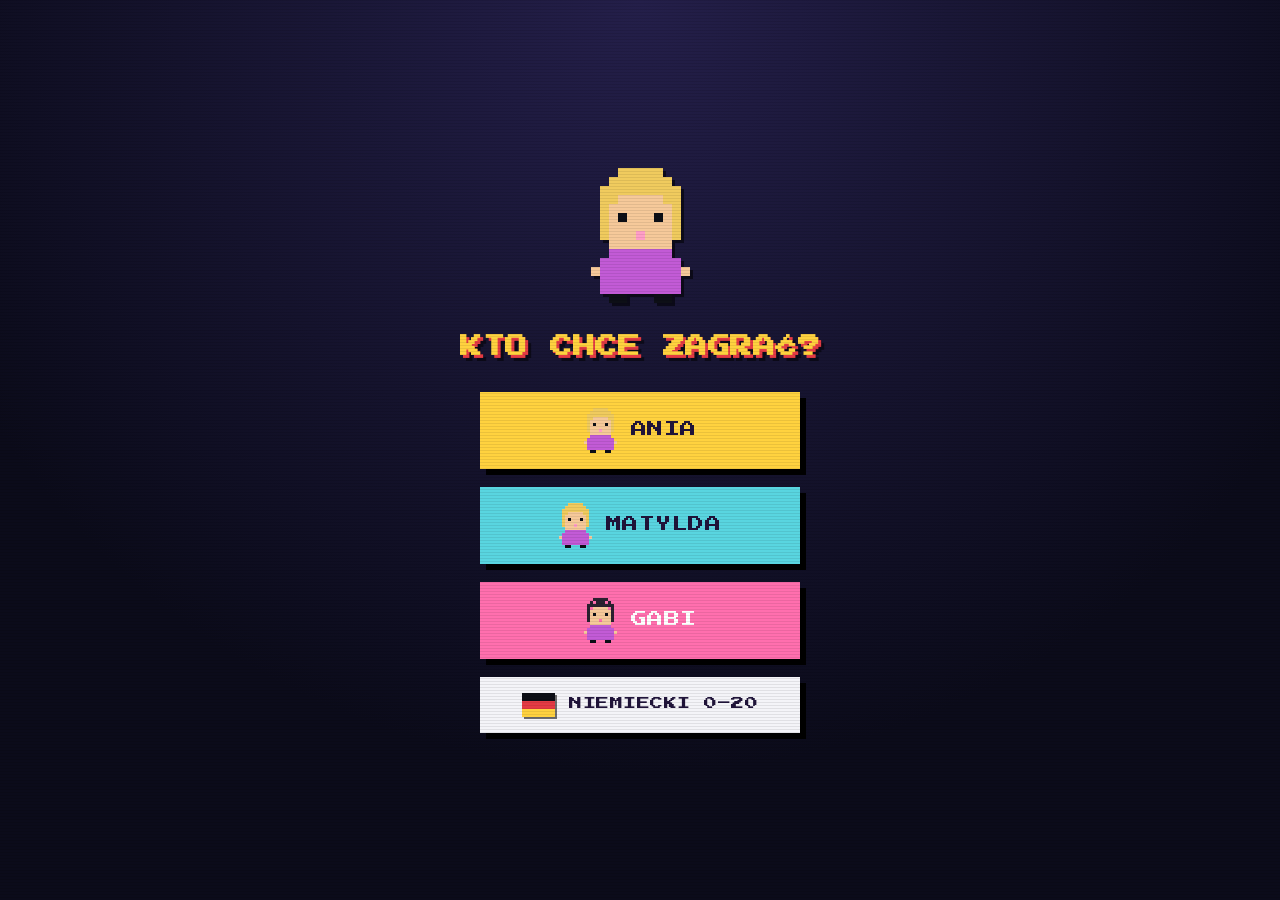
<file: index.html>
<!DOCTYPE html>
<html lang="pl">
  <head>
    <meta charset="utf-8" />
    <meta
      name="viewport"
      content="width=device-width, initial-scale=1, viewport-fit=cover"
    />
    <meta name="robots" content="noindex, nofollow" />
    <meta name="theme-color" content="#0b0b1a" />
    <title>Kto gra?</title>
    <link
      rel="icon"
      href="data:image/svg+xml,%3Csvg xmlns='http://www.w3.org/2000/svg' viewBox='0 0 16 16'%3E%3Crect width='16' height='16' fill='%230b0b1a'/%3E%3Crect x='2' y='6' width='12' height='8' fill='%23e43b44'/%3E%3Crect x='7' y='2' width='2' height='12' fill='%23ffd23f'/%3E%3Crect x='2' y='9' width='12' height='2' fill='%23ffd23f'/%3E%3C/svg%3E"
    />
    <style>
      @font-face {
        font-family: "PressStart";
        src: url("ania/assets/fonts/PressStart2P-Regular.ttf") format("truetype");
        font-display: swap;
      }
      :root {
        --bg0: #0b0b1a;
        --ink: #f4f4f8;
        --accent: #ffd23f;
        --accent2: #59d5e0;
        --red: #e43b44;
        --shadow: #000;
      }
      * {
        box-sizing: border-box;
        margin: 0;
        padding: 0;
      }
      html,
      body {
        height: 100%;
      }
      body {
        font-family: "PressStart", "Courier New", monospace;
        color: var(--ink);
        background: var(--bg0);
        background-image: radial-gradient(circle at 50% 0%, #241f4a 0%, #0b0b1a 70%);
        image-rendering: pixelated;
        -webkit-font-smoothing: none;
        letter-spacing: 0.5px;
        line-height: 1.7;
        min-height: 100dvh;
        display: flex;
        flex-direction: column;
        align-items: center;
        justify-content: center;
        gap: 28px;
        text-align: center;
        padding: 28px 20px;
      }
      #scanlines {
        position: fixed;
        inset: 0;
        pointer-events: none;
        z-index: 90;
        background: repeating-linear-gradient(
          to bottom,
          rgba(0, 0, 0, 0.16) 0 1px,
          transparent 1px 3px
        );
        opacity: 0.5;
      }
      h1 {
        font-size: clamp(14px, 5.5vw, 22px);
        color: var(--accent);
        line-height: 1.5;
        text-shadow: 3px 3px 0 var(--red), 6px 6px 0 rgba(0, 0, 0, 0.5);
      }
      .sprite {
        image-rendering: pixelated;
        filter: drop-shadow(3px 3px 0 rgba(0, 0, 0, 0.55));
      }
      .float {
        animation: float 2.2s ease-in-out infinite;
      }
      @keyframes float {
        0%,
        100% {
          transform: translateY(0);
        }
        50% {
          transform: translateY(-8px);
        }
      }
      .btns {
        display: flex;
        flex-direction: column;
        gap: 18px;
        width: 100%;
        max-width: 320px;
      }
      .pick {
        font-family: inherit;
        font-size: 16px;
        color: #20143a;
        background: var(--accent);
        border: none;
        padding: 16px 18px;
        cursor: pointer;
        box-shadow: 6px 6px 0 var(--shadow);
        transition: transform 0.03s, box-shadow 0.03s;
        display: flex;
        align-items: center;
        justify-content: center;
        gap: 14px;
        text-decoration: none;
      }
      .pick:active {
        transform: translate(6px, 6px);
        box-shadow: 0 0 0 var(--shadow);
      }
      .pick.matylda {
        background: var(--accent2);
      }
      .pick.gabi {
        background: #ff6fae;
        color: #fff;
      }
      .pick .mini {
        width: 33px;
        height: 45px;
      }
      .pick.deutsch {
        background: var(--ink);
        font-size: 13px;
      }
      .pick .flag {
        display: flex;
        flex-direction: column;
        width: 33px;
        height: 24px;
        box-shadow: 2px 2px 0 rgba(0, 0, 0, 0.55);
      }
      .pick .flag i {
        flex: 1;
      }
      .pick .flag i:nth-child(1) {
        background: #0d0f16;
      }
      .pick .flag i:nth-child(2) {
        background: var(--red);
      }
      .pick .flag i:nth-child(3) {
        background: var(--accent);
      }
    </style>
  </head>
  <body>
    <div id="scanlines"></div>

    <canvas id="av" class="sprite float" aria-hidden="true"></canvas>
    <h1>KTO CHCE ZAGRAĆ?</h1>

    <div class="btns">
      <!-- Ania wchodzi „frontowymi drzwiami" — link z kodem START (inaczej STOP).
           UWAGA: token musi się zgadzać z startToken w ania/js/config.js. -->
      <a class="pick ania" href="./ania/#start=PTK-START-A7N3">
        <canvas class="mini" data-av aria-hidden="true"></canvas>ANIA
      </a>
      <a class="pick matylda" href="./matylda/">
        <canvas class="mini" data-av aria-hidden="true"></canvas>MATYLDA
      </a>
      <!-- Gabi wchodzi kodem START — token musi zgadzać się ze startToken
           w gabi/js/config.js. -->
      <a class="pick gabi" href="./gabi/#start=GABI-START-G13R">
        <canvas class="mini" data-gabi aria-hidden="true"></canvas>GABI
      </a>
      <a class="pick deutsch" href="./deutsch/">
        <span class="flag" aria-hidden="true"><i></i><i></i><i></i></span>NIEMIECKI 0–20
      </a>
    </div>

    <script>
      // Avatar (ten sam sprite co w grze) rysowany inline, żeby root był
      // samowystarczalny.
      var PAL = {
        ".": null,
        K: "#0d0f16",
        S: "#f6c99a",
        N: "#f0cb5e",
        M: "#c25bd6",
        P: "#ff9ec7",
      };
      var HERO = [
        "...NNNNN...",
        "..NNNNNNN..",
        ".NNNNNNNNN.",
        ".NNSSSSSNN.",
        ".NSSSSSSSN.",
        ".NSKSSSKSN.",
        ".NSSSSSSSN.",
        ".NSSSPSSSN.",
        "..SSSSSSS..",
        "..MMMMMMM..",
        ".MMMMMMMMM.",
        "SMMMMMMMMMS",
        ".MMMMMMMMM.",
        ".MMMMMMMMM.",
        "..KK...KK..",
      ];
      function drawHero(cv, scale) {
        var h = HERO.length,
          w = 0,
          i;
        for (i = 0; i < h; i++) w = Math.max(w, HERO[i].length);
        cv.width = w * scale;
        cv.height = h * scale;
        var cx = cv.getContext("2d");
        cx.imageSmoothingEnabled = false;
        for (var y = 0; y < h; y++) {
          var row = HERO[y];
          for (var x = 0; x < row.length; x++) {
            var col = PAL[row[x]];
            if (!col) continue;
            cx.fillStyle = col;
            cx.fillRect(x * scale, y * scale, scale, scale);
          }
        }
      }
      drawHero(document.getElementById("av"), 9);
      [].forEach.call(document.querySelectorAll("[data-av]"), function (cv) {
        drawHero(cv, 3);
      });

      // Gabi — ciemne włosy z różowymi pasemkami
      var PAL_G = {
        ".": null,
        K: "#0d0f16",
        S: "#f6c99a",
        J: "#2b2130",
        M: "#c25bd6",
        P: "#ff6fae",
      };
      var GABI = [
        "...JJJJJ...",
        "..JPJJJPJ..",
        ".JJJJJJJJJ.",
        ".JPSSSSSPJ.",
        ".JSSSSSSSJ.",
        ".JSKSSSKSJ.",
        ".JSSSSSSSJ.",
        ".JSSSPSSSJ.",
        "..SSSSSSS..",
        "..MMMMMMM..",
        ".MMMMMMMMM.",
        "SMMMMMMMMMS",
        ".MMMMMMMMM.",
        ".MMMMMMMMM.",
        "..KK...KK..",
      ];
      function drawGabi(cv, scale) {
        var hh = GABI.length,
          ww = 0,
          i;
        for (i = 0; i < hh; i++) ww = Math.max(ww, GABI[i].length);
        cv.width = ww * scale;
        cv.height = hh * scale;
        var cx = cv.getContext("2d");
        cx.imageSmoothingEnabled = false;
        for (var y = 0; y < hh; y++) {
          var row = GABI[y];
          for (var x = 0; x < row.length; x++) {
            var col = PAL_G[row[x]];
            if (!col) continue;
            cx.fillStyle = col;
            cx.fillRect(x * scale, y * scale, scale, scale);
          }
        }
      }
      [].forEach.call(document.querySelectorAll("[data-gabi]"), function (cv) {
        drawGabi(cv, 3);
      });

      // Sprzątanie po starym deployu: wyrejestruj service worker roota (dawna gra
      // pod adresem głównym). NIE ruszamy SW z /ania/, /matylda/, /gabi/ ani /deutsch/.
      if ("serviceWorker" in navigator && navigator.serviceWorker.getRegistrations) {
        navigator.serviceWorker.getRegistrations().then(function (regs) {
          regs.forEach(function (reg) {
            var scope = reg.scope || "";
            if (
              scope.indexOf("/ania/") === -1 &&
              scope.indexOf("/matylda/") === -1 &&
              scope.indexOf("/gabi/") === -1 &&
              scope.indexOf("/deutsch/") === -1
            ) {
              reg.unregister();
            }
          });
        }).catch(function () {});
      }
    </script>
  </body>
</html>
</file>
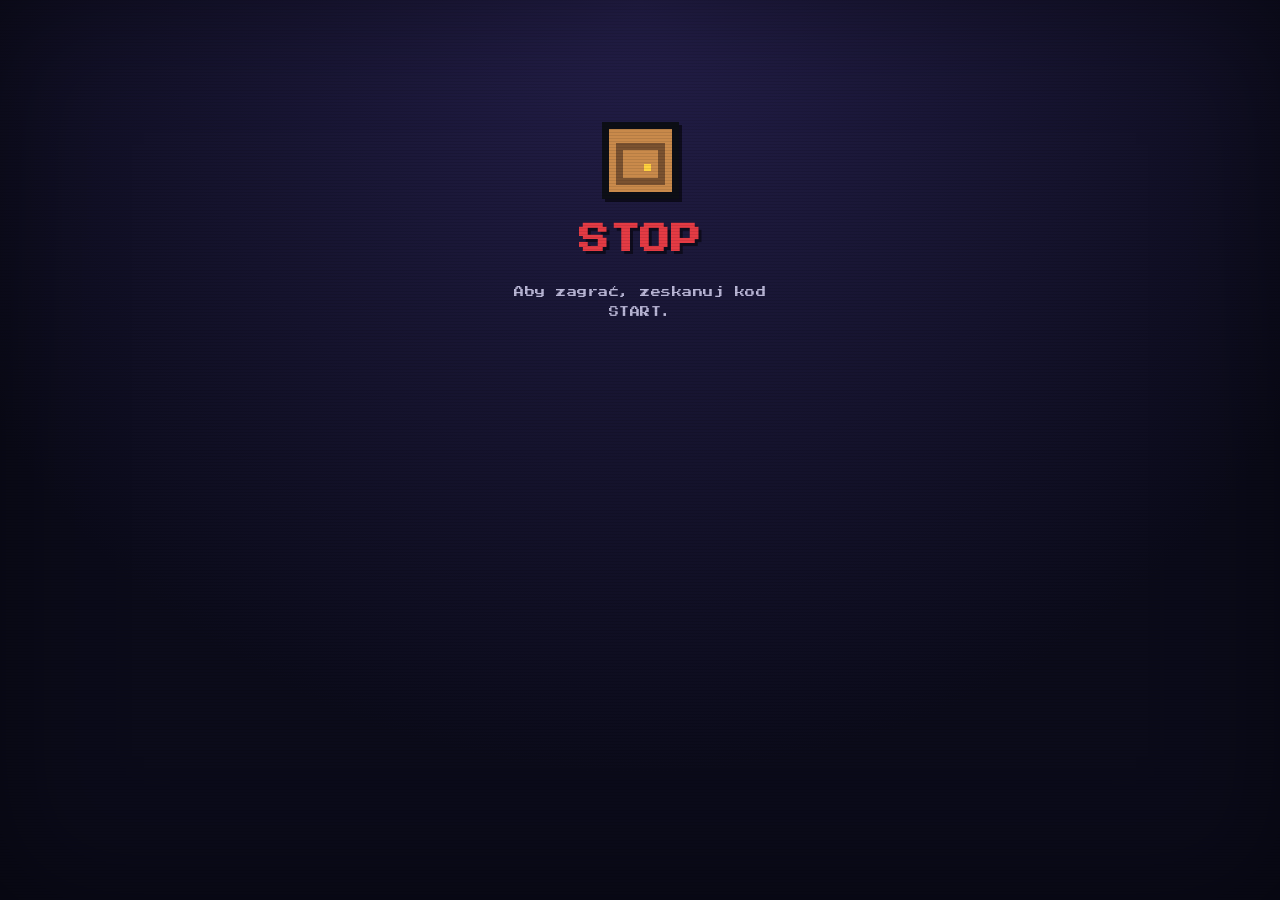
<file: ania/index.html>
<!DOCTYPE html>
<html lang="pl">
  <head>
    <meta charset="utf-8" />
    <meta
      name="viewport"
      content="width=device-width, initial-scale=1, maximum-scale=1, user-scalable=no, viewport-fit=cover"
    />
    <title>Gra Piątkowska</title>
    <meta name="theme-color" content="#0b0b1a" />
    <meta name="description" content="Imieninowa wyprawa po prezent — gra terenowa z kodami QR." />
    <!-- Świadomie BEZ *-web-app-capable: dzięki temu, gdyby ktoś dodał grę do
         ekranu głównego, nadal działa jak karta Safari i współdzieli zapis
         postępu (localStorage) ze skanami z natywnego aparatu. -->
    <meta name="apple-mobile-web-app-title" content="Gra Piątkowska" />
    <link rel="manifest" href="manifest.webmanifest" />
    <link
      rel="icon"
      href="data:image/svg+xml,%3Csvg xmlns='http://www.w3.org/2000/svg' viewBox='0 0 16 16'%3E%3Crect width='16' height='16' fill='%230b0b1a'/%3E%3Crect x='2' y='6' width='12' height='8' fill='%23e43b44'/%3E%3Crect x='7' y='2' width='2' height='12' fill='%23ffd23f'/%3E%3Crect x='2' y='9' width='12' height='2' fill='%23ffd23f'/%3E%3C/svg%3E"
    />
    <link rel="stylesheet" href="css/style.css" />
  </head>
  <body>
    <div id="app">
      <div id="scanlines"></div>
      <main id="screen"></main>
    </div>

    <noscript>
      <p style="color: #fff; padding: 20px; font-family: monospace">
        Ta gra wymaga włączonego JavaScriptu.
      </p>
    </noscript>

    <script src="js/config.js"></script>
    <script src="js/audio.js"></script>
    <script src="js/sprites.js"></script>
    <script src="lib/jsQR.min.js"></script>
    <script src="js/scanner.js"></script>
    <script src="js/game.js"></script>
  </body>
</html>
</file>
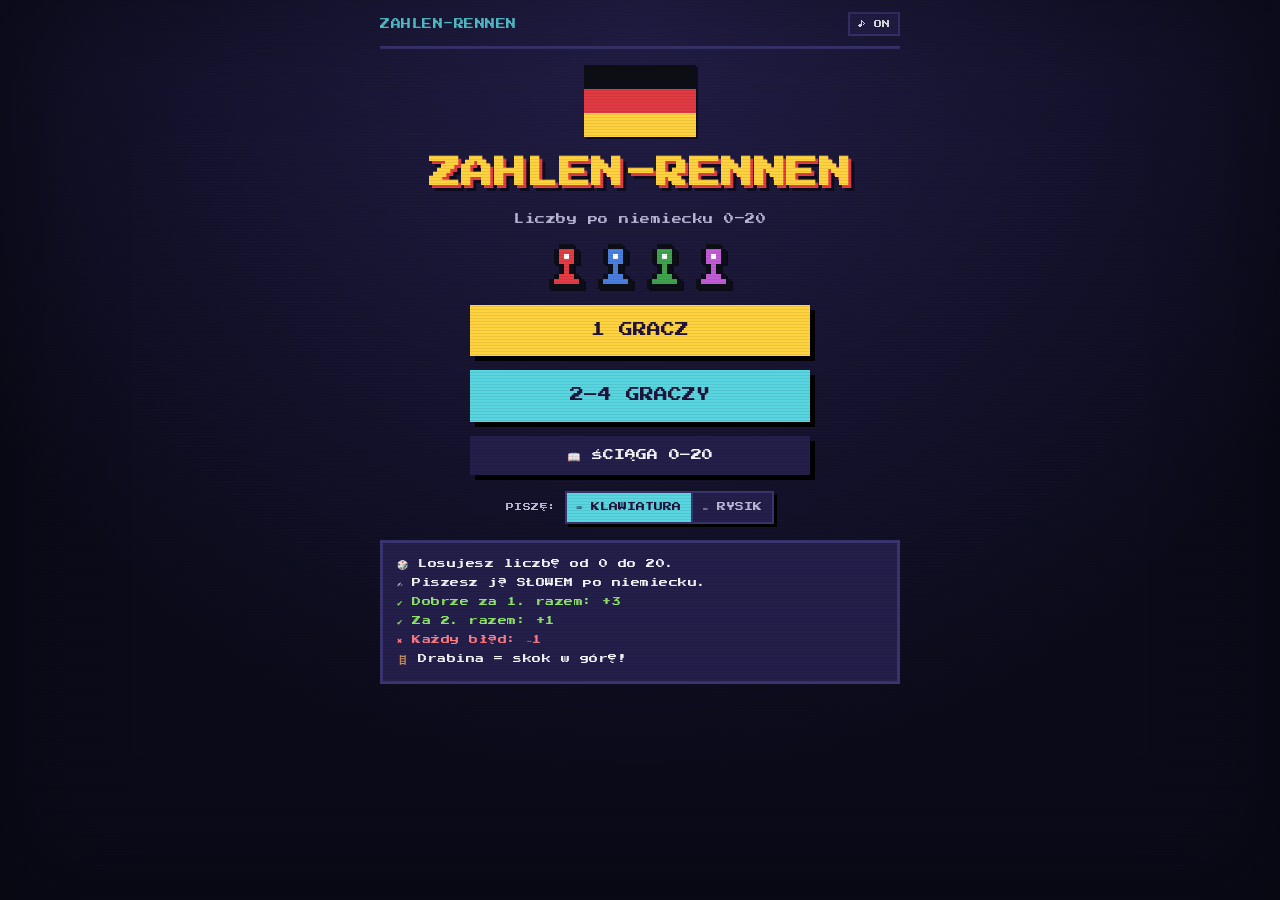
<file: deutsch/index.html>
<!DOCTYPE html>
<html lang="pl">
  <head>
    <meta charset="utf-8" />
    <meta
      name="viewport"
      content="width=device-width, initial-scale=1, maximum-scale=1, user-scalable=no, viewport-fit=cover"
    />
    <title>Zahlen-Rennen</title>
    <meta name="robots" content="noindex, nofollow" />
    <meta name="theme-color" content="#0b0b1a" />
    <meta name="description" content="Gra planszowa: liczby 0–20 po niemiecku." />
    <meta name="apple-mobile-web-app-title" content="Zahlen" />
    <link rel="manifest" href="manifest.webmanifest" />
    <link rel="icon" href="assets/icon.svg" type="image/svg+xml" />
    <link rel="stylesheet" href="css/style.css" />
  </head>
  <body>
    <div id="app">
      <div id="scanlines"></div>
      <main id="screen"></main>
    </div>

    <noscript>
      <p style="color: #fff; padding: 20px; font-family: monospace">
        Ta gra wymaga włączonego JavaScriptu.
      </p>
    </noscript>

    <script src="js/config.js"></script>
    <script src="js/audio.js"></script>
    <script src="js/sprites.js"></script>
    <script src="js/game.js"></script>
  </body>
</html>
</file>
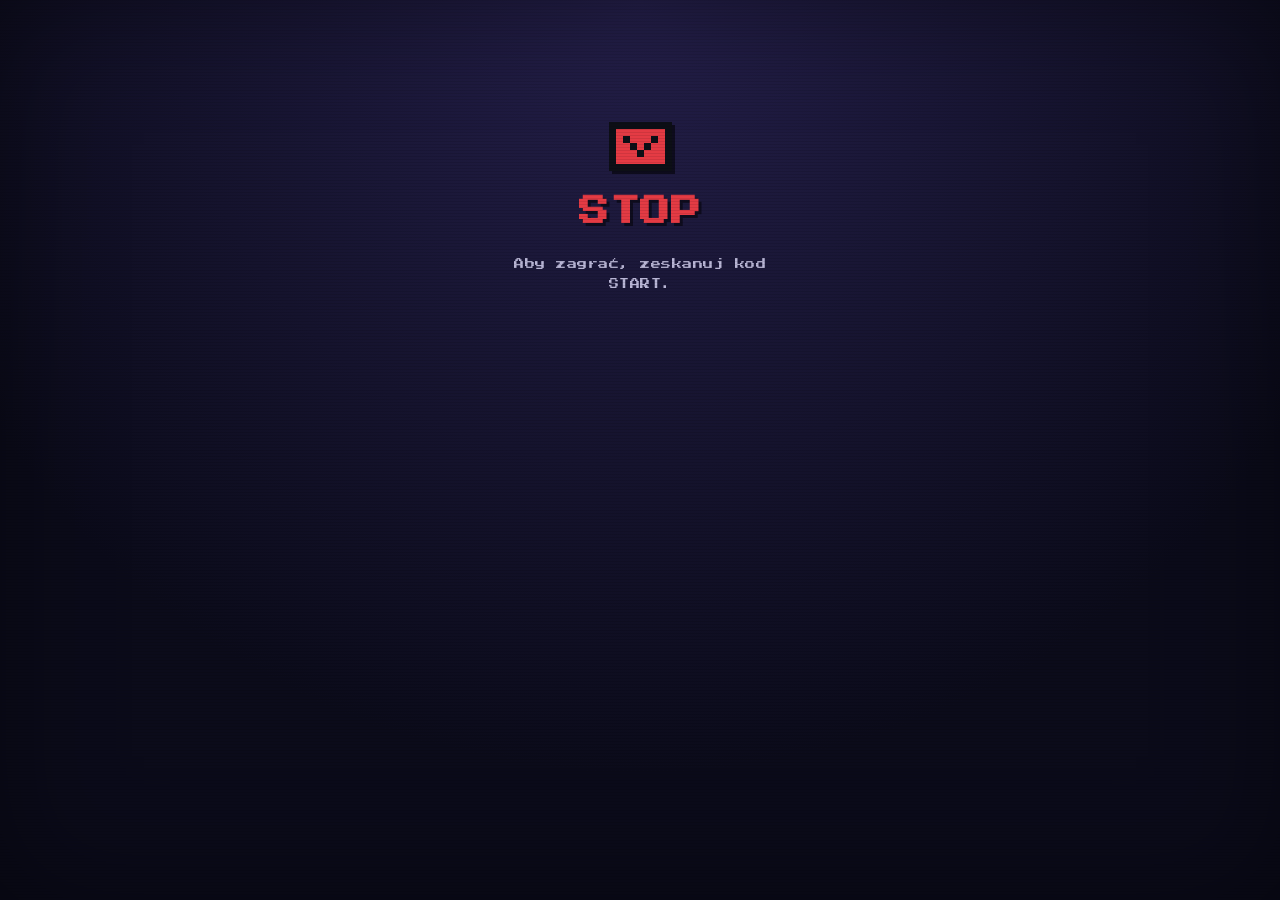
<file: gabi/index.html>
<!DOCTYPE html>
<html lang="pl">
  <head>
    <meta charset="utf-8" />
    <meta
      name="viewport"
      content="width=device-width, initial-scale=1, maximum-scale=1, user-scalable=no, viewport-fit=cover"
    />
    <title>Urodziny Gabi</title>
    <meta name="theme-color" content="#0b0b1a" />
    <meta name="description" content="Urodzinowa gra terenowa Gabi — zagadki, mapy i kody QR." />
    <!-- Świadomie BEZ *-web-app-capable: dzięki temu gra działa jak karta Safari
         i współdzieli zapis postępu (localStorage) ze skanami z natywnego aparatu. -->
    <meta name="apple-mobile-web-app-title" content="Urodziny Gabi" />
    <link rel="manifest" href="manifest.webmanifest" />
    <link
      rel="icon"
      href="data:image/svg+xml,%3Csvg xmlns='http://www.w3.org/2000/svg' viewBox='0 0 16 16'%3E%3Crect width='16' height='16' fill='%230b0b1a'/%3E%3Crect x='2' y='6' width='12' height='8' fill='%23ff6fae'/%3E%3Crect x='7' y='2' width='2' height='12' fill='%23ffd23f'/%3E%3Crect x='2' y='9' width='12' height='2' fill='%23ffd23f'/%3E%3C/svg%3E"
    />
    <link rel="stylesheet" href="css/style.css" />
  </head>
  <body>
    <div id="app">
      <div id="scanlines"></div>
      <main id="screen"></main>
    </div>

    <noscript>
      <p style="color: #fff; padding: 20px; font-family: monospace">
        Ta gra wymaga włączonego JavaScriptu.
      </p>
    </noscript>

    <script src="js/config.js"></script>
    <script src="js/audio.js"></script>
    <script src="js/sprites.js"></script>
    <script src="lib/jsQR.min.js"></script>
    <script src="js/scanner.js"></script>
    <script src="js/game.js"></script>
  </body>
</html>
</file>
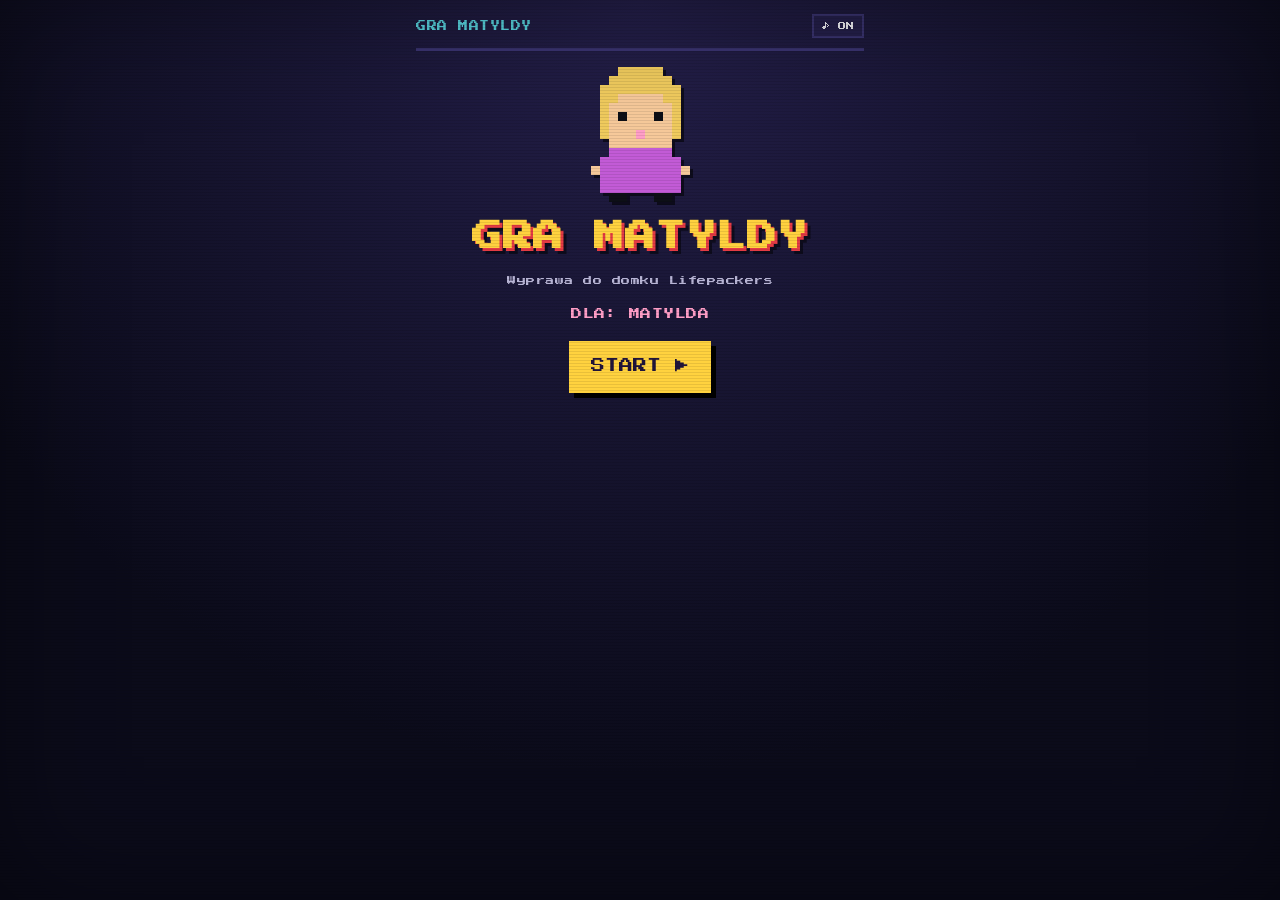
<file: matylda/index.html>
<!DOCTYPE html>
<html lang="pl">
  <head>
    <meta charset="utf-8" />
    <meta
      name="viewport"
      content="width=device-width, initial-scale=1, maximum-scale=1, user-scalable=no, viewport-fit=cover"
    />
    <title>Gra Matyldy</title>
    <meta name="theme-color" content="#0b0b1a" />
    <meta name="description" content="Wyprawa do domku Lifepackers — zagadki dla Matyldy." />
    <meta name="apple-mobile-web-app-title" content="Gra Matyldy" />
    <link rel="manifest" href="manifest.webmanifest" />
    <link
      rel="icon"
      href="data:image/svg+xml,%3Csvg xmlns='http://www.w3.org/2000/svg' viewBox='0 0 16 16'%3E%3Crect width='16' height='16' fill='%230b0b1a'/%3E%3Crect x='2' y='6' width='12' height='8' fill='%23e43b44'/%3E%3Crect x='7' y='2' width='2' height='12' fill='%23ffd23f'/%3E%3Crect x='2' y='9' width='12' height='2' fill='%23ffd23f'/%3E%3C/svg%3E"
    />
    <link rel="stylesheet" href="css/style.css" />
  </head>
  <body>
    <div id="app">
      <div id="scanlines"></div>
      <main id="screen"></main>
    </div>

    <noscript>
      <p style="color: #fff; padding: 20px; font-family: monospace">
        Ta gra wymaga włączonego JavaScriptu.
      </p>
    </noscript>

    <script src="js/config.js"></script>
    <script src="js/audio.js"></script>
    <script src="js/sprites.js"></script>
    <script src="js/game.js"></script>
  </body>
</html>
</file>
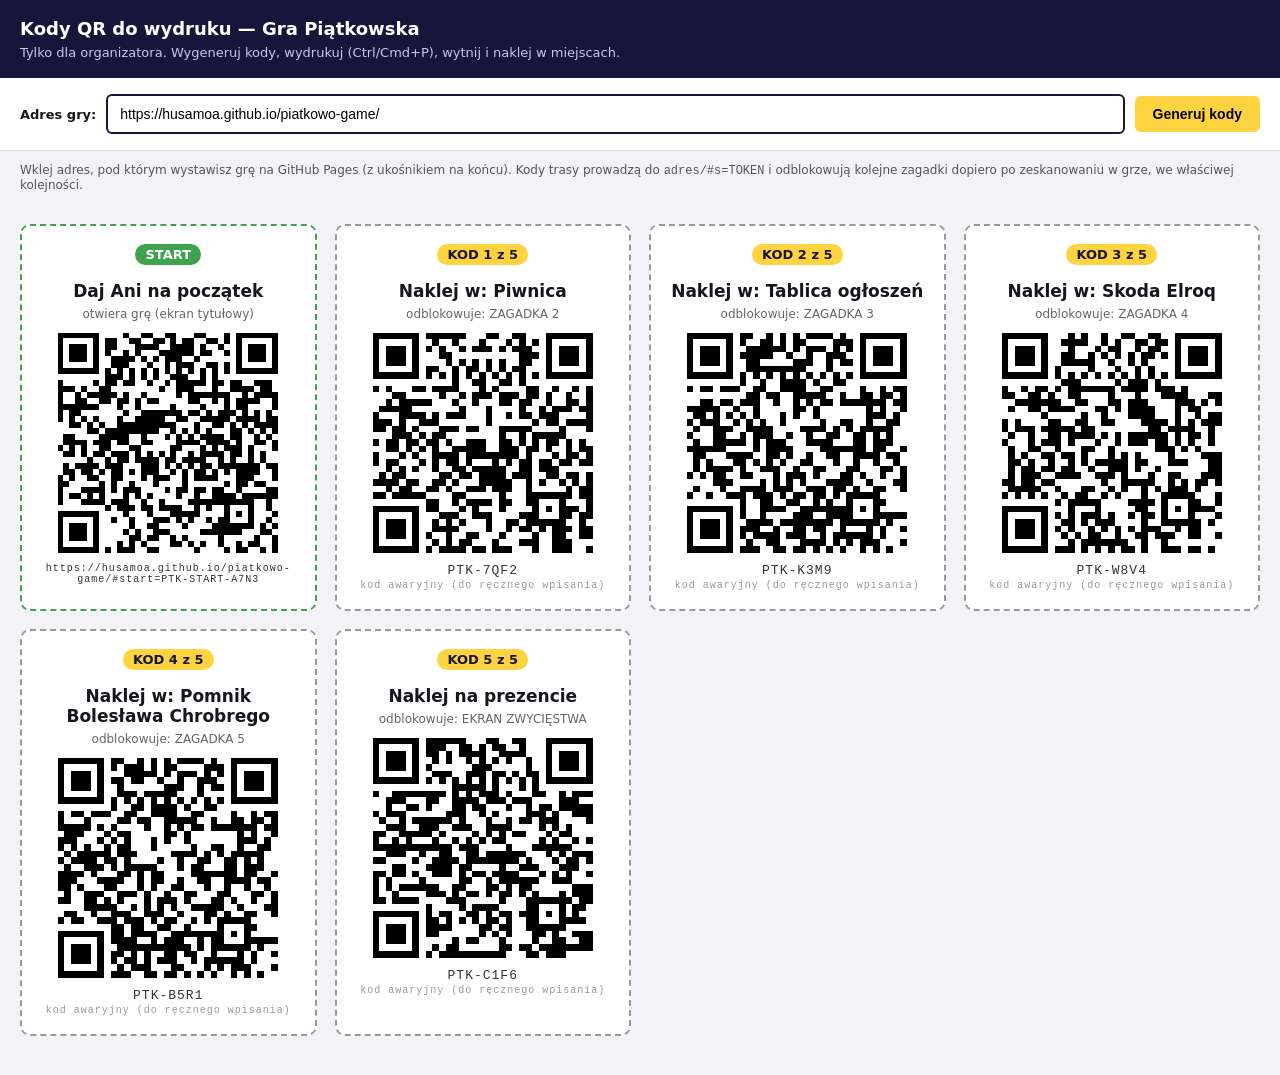
<file: tools/print-codes.html>
<!DOCTYPE html>
<html lang="pl">
  <head>
    <meta charset="utf-8" />
    <meta name="viewport" content="width=device-width, initial-scale=1" />
    <title>Kody QR do wydruku — Gra Piątkowska</title>
    <style>
      body {
        font-family: system-ui, -apple-system, Segoe UI, Roboto, sans-serif;
        margin: 0;
        color: #16161d;
        background: #f3f3f7;
      }
      header {
        background: #17163a;
        color: #fff;
        padding: 18px 20px;
      }
      header h1 {
        margin: 0 0 6px;
        font-size: 18px;
      }
      header p {
        margin: 0;
        font-size: 13px;
        color: #c9c6e6;
      }
      .controls {
        padding: 16px 20px;
        display: flex;
        gap: 10px;
        flex-wrap: wrap;
        align-items: center;
        background: #fff;
        border-bottom: 1px solid #ddd;
      }
      .controls label {
        font-size: 13px;
        font-weight: 600;
      }
      .controls input {
        flex: 1;
        min-width: 260px;
        padding: 10px 12px;
        font-size: 14px;
        border: 2px solid #17163a;
        border-radius: 6px;
      }
      .controls button {
        padding: 10px 18px;
        font-size: 14px;
        font-weight: 700;
        background: #ffd23f;
        border: none;
        border-radius: 6px;
        cursor: pointer;
      }
      .hint {
        padding: 0 20px;
        font-size: 12px;
        color: #555;
      }
      #cards {
        padding: 20px;
        display: grid;
        grid-template-columns: repeat(auto-fill, minmax(280px, 1fr));
        gap: 18px;
      }
      .card {
        background: #fff;
        border: 2px dashed #999;
        border-radius: 10px;
        padding: 18px;
        text-align: center;
        break-inside: avoid;
        page-break-inside: avoid;
      }
      .card .code-no {
        font-size: 13px;
        font-weight: 700;
        color: #17163a;
        background: #ffd23f;
        display: inline-block;
        padding: 3px 10px;
        border-radius: 20px;
        margin-bottom: 10px;
      }
      .card .place {
        font-size: 17px;
        font-weight: 800;
        margin: 6px 0;
      }
      .card .unlock {
        font-size: 12px;
        color: #666;
        margin-bottom: 12px;
      }
      .card .qr {
        display: flex;
        justify-content: center;
        margin: 10px 0;
      }
      .card .token {
        font-family: ui-monospace, "Courier New", monospace;
        font-size: 13px;
        letter-spacing: 1px;
        color: #333;
        margin-top: 8px;
      }
      .card .token small {
        display: block;
        color: #999;
        font-size: 10px;
        margin-top: 2px;
      }
      .warn {
        color: #b00;
        padding: 0 20px 20px;
        font-size: 13px;
      }
      @media print {
        header,
        .controls,
        .hint {
          display: none;
        }
        body {
          background: #fff;
        }
        #cards {
          grid-template-columns: repeat(2, 1fr);
        }
        .card {
          border-color: #ccc;
        }
      }
    </style>
  </head>
  <body>
    <header>
      <h1>Kody QR do wydruku — Gra Piątkowska</h1>
      <p>Tylko dla organizatora. Wygeneruj kody, wydrukuj (Ctrl/Cmd+P), wytnij i naklej w miejscach.</p>
    </header>

    <div class="controls">
      <label for="base">Adres gry:</label>
      <input
        id="base"
        type="text"
        placeholder="https://husamoa.github.io/piatkowo-game/"
      />
      <button id="gen">Generuj kody</button>
    </div>
    <p class="hint">
      Wklej adres, pod którym wystawisz grę na GitHub Pages (z ukośnikiem na końcu).
      Kody trasy prowadzą do <code>adres/#s=TOKEN</code> i odblokowują kolejne zagadki
      dopiero po zeskanowaniu w grze, we właściwej kolejności.
    </p>

    <div id="cards"></div>
    <div id="warn" class="warn"></div>

    <script src="../js/config.js"></script>
    <script src="../lib/qrcode.min.js"></script>
    <script>
      var CFG = window.GAME_CONFIG;
      var STAGES = CFG.stages;
      var N = STAGES.length;
      var LS_KEY = "piatkowo_print_base";

      var baseInput = document.getElementById("base");
      var cards = document.getElementById("cards");
      var warn = document.getElementById("warn");

      baseInput.value =
        localStorage.getItem(LS_KEY) || "https://husamoa.github.io/piatkowo-game/";

      function normBase(b) {
        b = (b || "").trim();
        if (!b) return "";
        // usuń istniejący hash, zapewnij końcowy ukośnik
        b = b.replace(/#.*$/, "");
        if (!/\/$/.test(b)) b += "/";
        return b;
      }

      function unlockLabel(i) {
        if (i < N - 1) return "odblokowuje: ZAGADKA " + STAGES[i + 1].id;
        return "odblokowuje: EKRAN ZWYCIĘSTWA";
      }

      function generate() {
        var base = normBase(baseInput.value);
        cards.innerHTML = "";
        warn.textContent = "";
        if (!base) {
          warn.textContent = "Podaj adres gry, żeby wygenerować kody.";
          return;
        }
        if (!/^https?:\/\//.test(base)) {
          warn.textContent =
            "Uwaga: aparat iPhone'a otworzy link tylko gdy zaczyna się od http(s)://";
        }
        localStorage.setItem(LS_KEY, baseInput.value.trim());

        // Kod startowy — Ania skanuje go na początku, żeby otworzyć grę.
        (function () {
          var startUrl = base + "#start=" + encodeURIComponent(CFG.startToken);
          var card = document.createElement("div");
          card.className = "card";
          card.style.borderColor = "#3fa34d";
          var no = document.createElement("div");
          no.className = "code-no";
          no.style.background = "#3fa34d";
          no.style.color = "#fff";
          no.textContent = "START";
          card.appendChild(no);
          var place = document.createElement("div");
          place.className = "place";
          place.textContent = "Daj Ani na początek";
          card.appendChild(place);
          var unlock = document.createElement("div");
          unlock.className = "unlock";
          unlock.textContent = "otwiera grę (ekran tytułowy)";
          card.appendChild(unlock);
          var qr = document.createElement("div");
          qr.className = "qr";
          card.appendChild(qr);
          new QRCode(qr, {
            text: startUrl,
            width: 220,
            height: 220,
            correctLevel: QRCode.CorrectLevel.M,
          });
          var token = document.createElement("div");
          token.className = "token";
          token.style.fontSize = "10px";
          token.textContent = startUrl;
          card.appendChild(token);
          cards.appendChild(card);
        })();

        STAGES.forEach(function (s, i) {
          var url = base + "#s=" + encodeURIComponent(s.token);

          var card = document.createElement("div");
          card.className = "card";

          var no = document.createElement("div");
          no.className = "code-no";
          no.textContent = "KOD " + s.id + " z " + N;
          card.appendChild(no);

          var place = document.createElement("div");
          place.className = "place";
          place.textContent = s.final ? "Naklej na prezencie" : "Naklej w: " + s.place;
          card.appendChild(place);

          var unlock = document.createElement("div");
          unlock.className = "unlock";
          unlock.textContent = unlockLabel(i);
          card.appendChild(unlock);

          var qr = document.createElement("div");
          qr.className = "qr";
          card.appendChild(qr);
          new QRCode(qr, {
            text: url,
            width: 220,
            height: 220,
            correctLevel: QRCode.CorrectLevel.M,
          });

          var token = document.createElement("div");
          token.className = "token";
          token.textContent = s.token;
          var small = document.createElement("small");
          small.textContent = "kod awaryjny (do ręcznego wpisania)";
          token.appendChild(small);
          card.appendChild(token);

          cards.appendChild(card);
        });
      }

      document.getElementById("gen").addEventListener("click", generate);
      if (baseInput.value) generate();
    </script>
  </body>
</html>
</file>
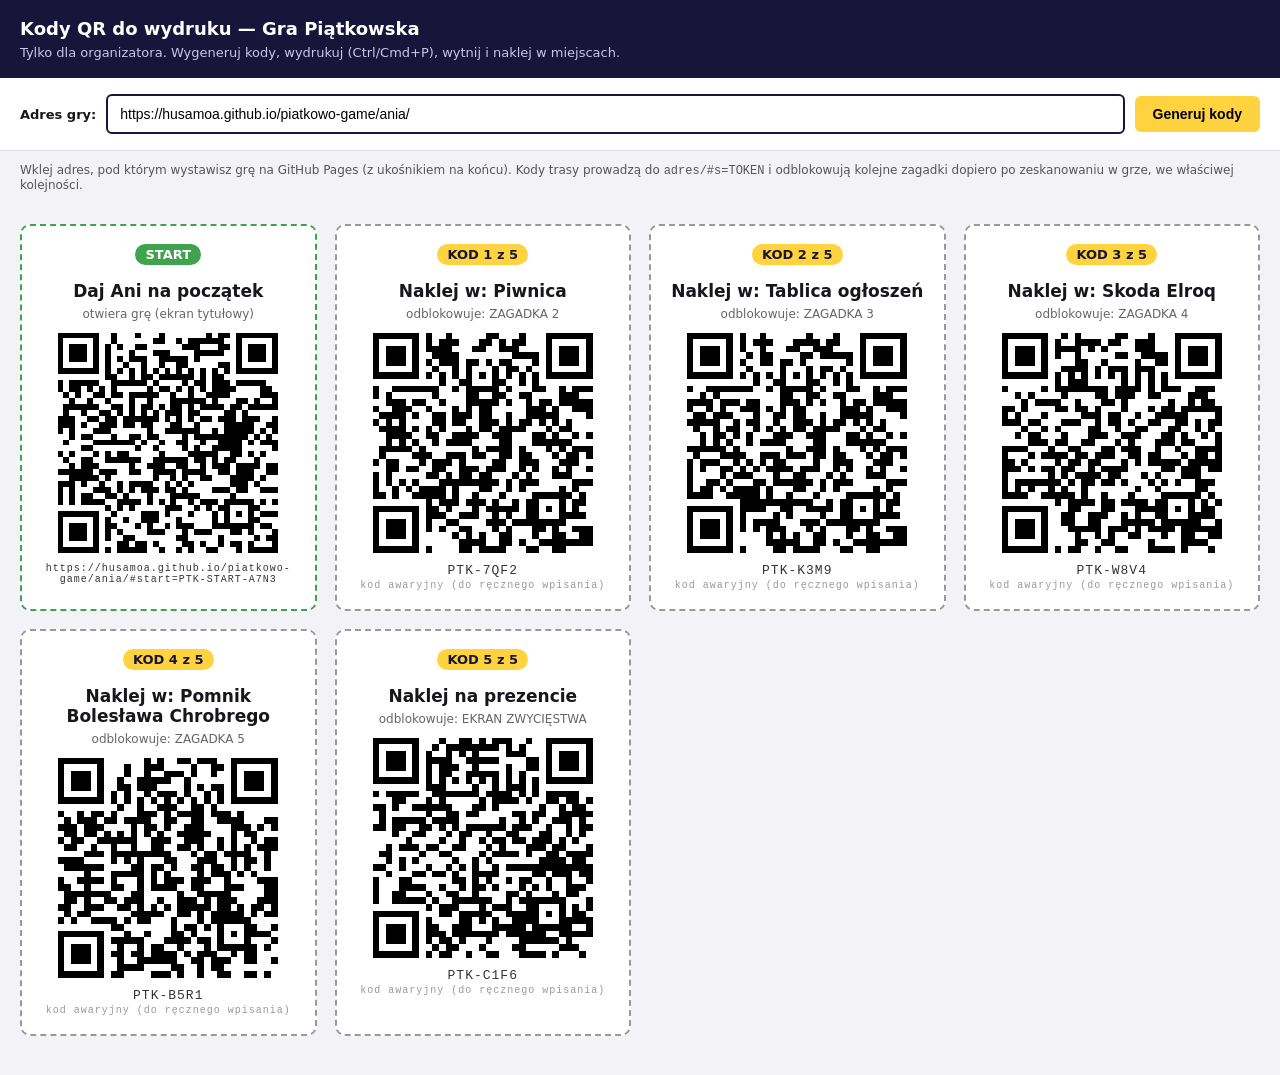
<file: ania/tools/print-codes.html>
<!DOCTYPE html>
<html lang="pl">
  <head>
    <meta charset="utf-8" />
    <meta name="viewport" content="width=device-width, initial-scale=1" />
    <title>Kody QR do wydruku — Gra Piątkowska</title>
    <style>
      body {
        font-family: system-ui, -apple-system, Segoe UI, Roboto, sans-serif;
        margin: 0;
        color: #16161d;
        background: #f3f3f7;
      }
      header {
        background: #17163a;
        color: #fff;
        padding: 18px 20px;
      }
      header h1 {
        margin: 0 0 6px;
        font-size: 18px;
      }
      header p {
        margin: 0;
        font-size: 13px;
        color: #c9c6e6;
      }
      .controls {
        padding: 16px 20px;
        display: flex;
        gap: 10px;
        flex-wrap: wrap;
        align-items: center;
        background: #fff;
        border-bottom: 1px solid #ddd;
      }
      .controls label {
        font-size: 13px;
        font-weight: 600;
      }
      .controls input {
        flex: 1;
        min-width: 260px;
        padding: 10px 12px;
        font-size: 14px;
        border: 2px solid #17163a;
        border-radius: 6px;
      }
      .controls button {
        padding: 10px 18px;
        font-size: 14px;
        font-weight: 700;
        background: #ffd23f;
        border: none;
        border-radius: 6px;
        cursor: pointer;
      }
      .hint {
        padding: 0 20px;
        font-size: 12px;
        color: #555;
      }
      #cards {
        padding: 20px;
        display: grid;
        grid-template-columns: repeat(auto-fill, minmax(280px, 1fr));
        gap: 18px;
      }
      .card {
        background: #fff;
        border: 2px dashed #999;
        border-radius: 10px;
        padding: 18px;
        text-align: center;
        break-inside: avoid;
        page-break-inside: avoid;
      }
      .card .code-no {
        font-size: 13px;
        font-weight: 700;
        color: #17163a;
        background: #ffd23f;
        display: inline-block;
        padding: 3px 10px;
        border-radius: 20px;
        margin-bottom: 10px;
      }
      .card .place {
        font-size: 17px;
        font-weight: 800;
        margin: 6px 0;
      }
      .card .unlock {
        font-size: 12px;
        color: #666;
        margin-bottom: 12px;
      }
      .card .qr {
        display: flex;
        justify-content: center;
        margin: 10px 0;
      }
      .card .token {
        font-family: ui-monospace, "Courier New", monospace;
        font-size: 13px;
        letter-spacing: 1px;
        color: #333;
        margin-top: 8px;
      }
      .card .token small {
        display: block;
        color: #999;
        font-size: 10px;
        margin-top: 2px;
      }
      .warn {
        color: #b00;
        padding: 0 20px 20px;
        font-size: 13px;
      }
      @media print {
        header,
        .controls,
        .hint {
          display: none;
        }
        body {
          background: #fff;
        }
        #cards {
          grid-template-columns: repeat(2, 1fr);
        }
        .card {
          border-color: #ccc;
        }
      }
    </style>
  </head>
  <body>
    <header>
      <h1>Kody QR do wydruku — Gra Piątkowska</h1>
      <p>Tylko dla organizatora. Wygeneruj kody, wydrukuj (Ctrl/Cmd+P), wytnij i naklej w miejscach.</p>
    </header>

    <div class="controls">
      <label for="base">Adres gry:</label>
      <input
        id="base"
        type="text"
        placeholder="https://husamoa.github.io/piatkowo-game/ania/"
      />
      <button id="gen">Generuj kody</button>
    </div>
    <p class="hint">
      Wklej adres, pod którym wystawisz grę na GitHub Pages (z ukośnikiem na końcu).
      Kody trasy prowadzą do <code>adres/#s=TOKEN</code> i odblokowują kolejne zagadki
      dopiero po zeskanowaniu w grze, we właściwej kolejności.
    </p>

    <div id="cards"></div>
    <div id="warn" class="warn"></div>

    <script src="../js/config.js"></script>
    <script src="../lib/qrcode.min.js"></script>
    <script>
      var CFG = window.GAME_CONFIG;
      var STAGES = CFG.stages;
      var N = STAGES.length;
      var LS_KEY = "piatkowo_print_base_ania";

      var baseInput = document.getElementById("base");
      var cards = document.getElementById("cards");
      var warn = document.getElementById("warn");

      baseInput.value =
        localStorage.getItem(LS_KEY) ||
        "https://husamoa.github.io/piatkowo-game/ania/";

      function normBase(b) {
        b = (b || "").trim();
        if (!b) return "";
        // usuń istniejący hash, zapewnij końcowy ukośnik
        b = b.replace(/#.*$/, "");
        if (!/\/$/.test(b)) b += "/";
        return b;
      }

      function unlockLabel(i) {
        if (i < N - 1) return "odblokowuje: ZAGADKA " + STAGES[i + 1].id;
        return "odblokowuje: EKRAN ZWYCIĘSTWA";
      }

      function generate() {
        var base = normBase(baseInput.value);
        cards.innerHTML = "";
        warn.textContent = "";
        if (!base) {
          warn.textContent = "Podaj adres gry, żeby wygenerować kody.";
          return;
        }
        if (!/^https?:\/\//.test(base)) {
          warn.textContent =
            "Uwaga: aparat iPhone'a otworzy link tylko gdy zaczyna się od http(s)://";
        }
        localStorage.setItem(LS_KEY, baseInput.value.trim());

        // Kod startowy — Ania skanuje go na początku, żeby otworzyć grę.
        (function () {
          var startUrl = base + "#start=" + encodeURIComponent(CFG.startToken);
          var card = document.createElement("div");
          card.className = "card";
          card.style.borderColor = "#3fa34d";
          var no = document.createElement("div");
          no.className = "code-no";
          no.style.background = "#3fa34d";
          no.style.color = "#fff";
          no.textContent = "START";
          card.appendChild(no);
          var place = document.createElement("div");
          place.className = "place";
          place.textContent = "Daj Ani na początek";
          card.appendChild(place);
          var unlock = document.createElement("div");
          unlock.className = "unlock";
          unlock.textContent = "otwiera grę (ekran tytułowy)";
          card.appendChild(unlock);
          var qr = document.createElement("div");
          qr.className = "qr";
          card.appendChild(qr);
          new QRCode(qr, {
            text: startUrl,
            width: 220,
            height: 220,
            correctLevel: QRCode.CorrectLevel.M,
          });
          var token = document.createElement("div");
          token.className = "token";
          token.style.fontSize = "10px";
          token.textContent = startUrl;
          card.appendChild(token);
          cards.appendChild(card);
        })();

        STAGES.forEach(function (s, i) {
          var url = base + "#s=" + encodeURIComponent(s.token);

          var card = document.createElement("div");
          card.className = "card";

          var no = document.createElement("div");
          no.className = "code-no";
          no.textContent = "KOD " + s.id + " z " + N;
          card.appendChild(no);

          var place = document.createElement("div");
          place.className = "place";
          place.textContent = s.final ? "Naklej na prezencie" : "Naklej w: " + s.place;
          card.appendChild(place);

          var unlock = document.createElement("div");
          unlock.className = "unlock";
          unlock.textContent = unlockLabel(i);
          card.appendChild(unlock);

          var qr = document.createElement("div");
          qr.className = "qr";
          card.appendChild(qr);
          new QRCode(qr, {
            text: url,
            width: 220,
            height: 220,
            correctLevel: QRCode.CorrectLevel.M,
          });

          var token = document.createElement("div");
          token.className = "token";
          token.textContent = s.token;
          var small = document.createElement("small");
          small.textContent = "kod awaryjny (do ręcznego wpisania)";
          token.appendChild(small);
          card.appendChild(token);

          cards.appendChild(card);
        });
      }

      document.getElementById("gen").addEventListener("click", generate);
      if (baseInput.value) generate();
    </script>
  </body>
</html>
</file>
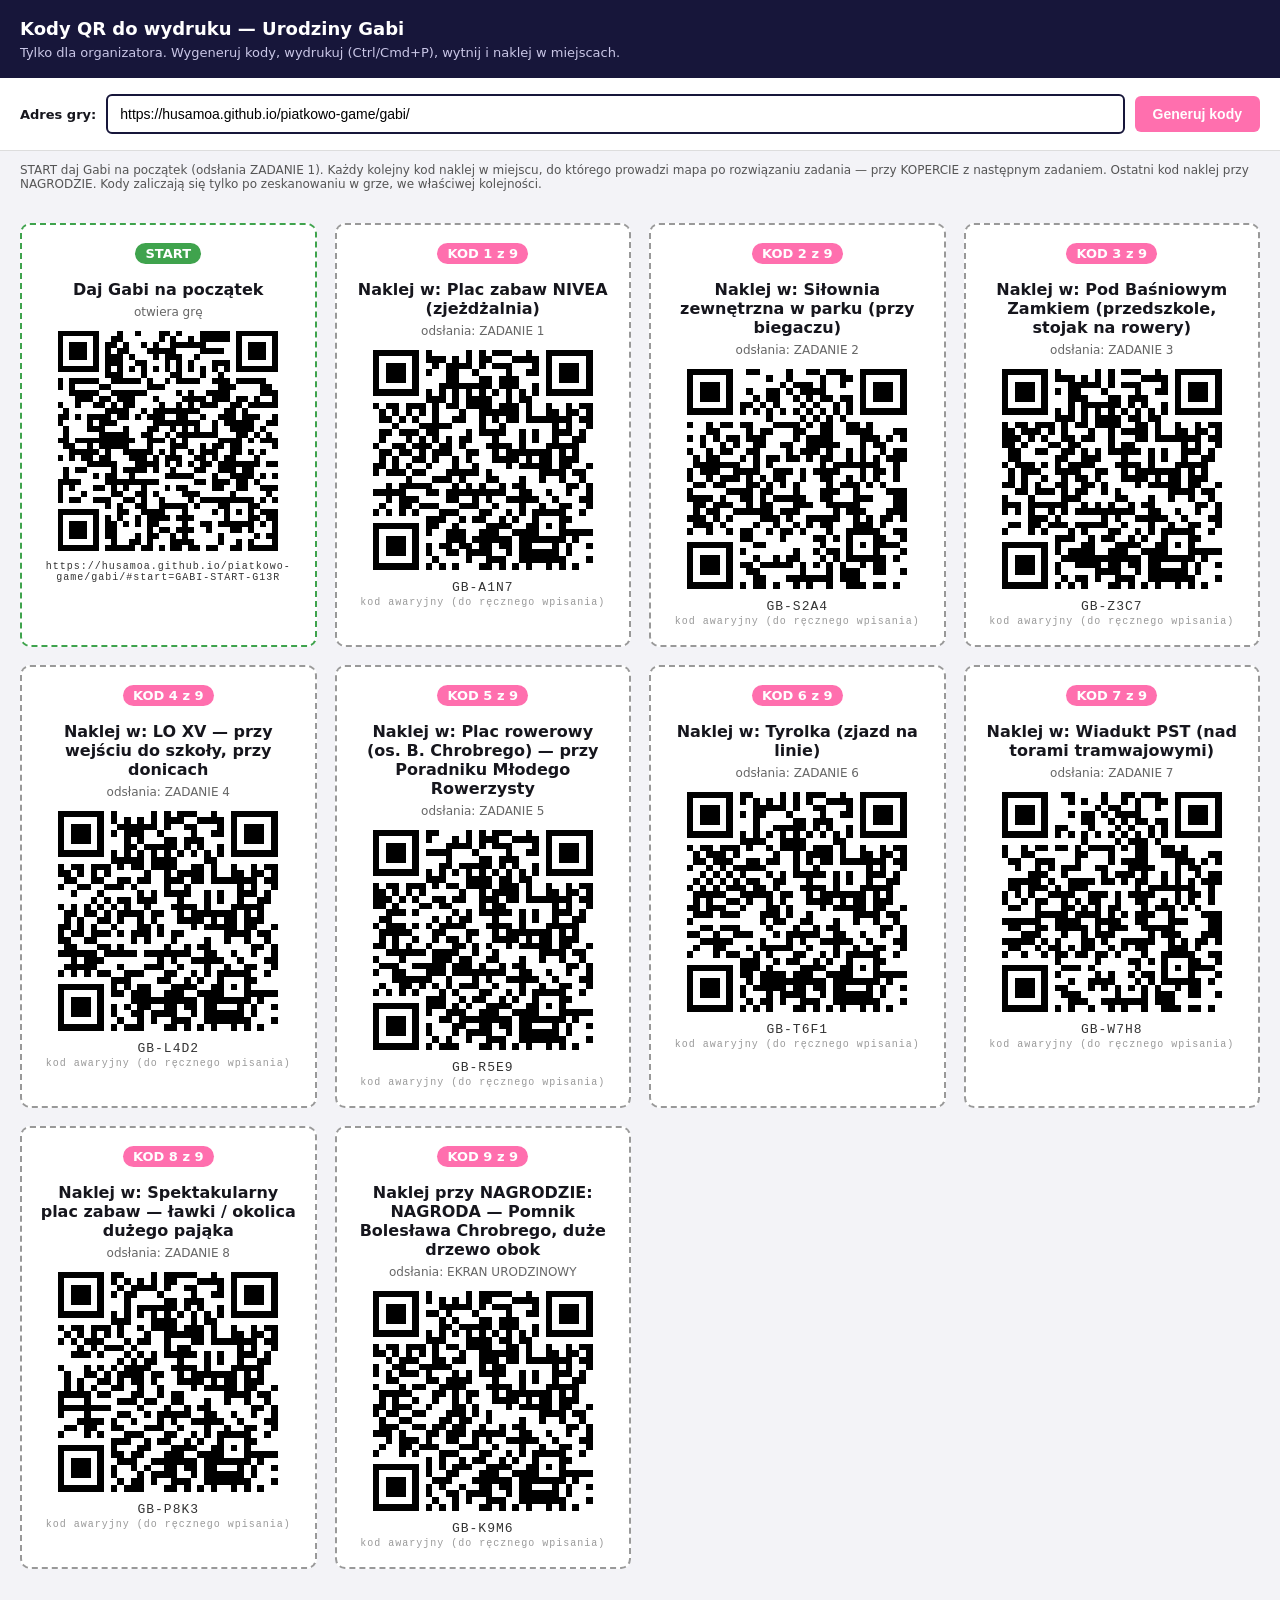
<file: gabi/tools/print-codes.html>
<!DOCTYPE html>
<html lang="pl">
  <head>
    <meta charset="utf-8" />
    <meta name="viewport" content="width=device-width, initial-scale=1" />
    <title>Kody QR do wydruku — Urodziny Gabi</title>
    <style>
      body {
        font-family: system-ui, -apple-system, Segoe UI, Roboto, sans-serif;
        margin: 0;
        color: #16161d;
        background: #f3f3f7;
      }
      header {
        background: #17163a;
        color: #fff;
        padding: 18px 20px;
      }
      header h1 {
        margin: 0 0 6px;
        font-size: 18px;
      }
      header p {
        margin: 0;
        font-size: 13px;
        color: #c9c6e6;
      }
      .controls {
        padding: 16px 20px;
        display: flex;
        gap: 10px;
        flex-wrap: wrap;
        align-items: center;
        background: #fff;
        border-bottom: 1px solid #ddd;
      }
      .controls label {
        font-size: 13px;
        font-weight: 600;
      }
      .controls input {
        flex: 1;
        min-width: 260px;
        padding: 10px 12px;
        font-size: 14px;
        border: 2px solid #17163a;
        border-radius: 6px;
      }
      .controls button {
        padding: 10px 18px;
        font-size: 14px;
        font-weight: 700;
        background: #ff6fae;
        color: #fff;
        border: none;
        border-radius: 6px;
        cursor: pointer;
      }
      .hint {
        padding: 0 20px;
        font-size: 12px;
        color: #555;
      }
      #cards {
        padding: 20px;
        display: grid;
        grid-template-columns: repeat(auto-fill, minmax(280px, 1fr));
        gap: 18px;
      }
      .card {
        background: #fff;
        border: 2px dashed #999;
        border-radius: 10px;
        padding: 18px;
        text-align: center;
        break-inside: avoid;
        page-break-inside: avoid;
      }
      .card .code-no {
        font-size: 13px;
        font-weight: 700;
        color: #fff;
        background: #ff6fae;
        display: inline-block;
        padding: 3px 10px;
        border-radius: 20px;
        margin-bottom: 10px;
      }
      .card .place {
        font-size: 16px;
        font-weight: 800;
        margin: 6px 0;
      }
      .card .unlock {
        font-size: 12px;
        color: #666;
        margin-bottom: 12px;
      }
      .card .qr {
        display: flex;
        justify-content: center;
        margin: 10px 0;
      }
      .card .token {
        font-family: ui-monospace, "Courier New", monospace;
        font-size: 13px;
        letter-spacing: 1px;
        color: #333;
        margin-top: 8px;
      }
      .card .token small {
        display: block;
        color: #999;
        font-size: 10px;
        margin-top: 2px;
      }
      .warn {
        color: #b00;
        padding: 0 20px 20px;
        font-size: 13px;
      }
      @media print {
        header,
        .controls,
        .hint {
          display: none;
        }
        body {
          background: #fff;
        }
        #cards {
          grid-template-columns: repeat(2, 1fr);
        }
        .card {
          border-color: #ccc;
        }
      }
    </style>
  </head>
  <body>
    <header>
      <h1>Kody QR do wydruku — Urodziny Gabi</h1>
      <p>Tylko dla organizatora. Wygeneruj kody, wydrukuj (Ctrl/Cmd+P), wytnij i naklej w miejscach.</p>
    </header>

    <div class="controls">
      <label for="base">Adres gry:</label>
      <input
        id="base"
        type="text"
        placeholder="https://husamoa.github.io/piatkowo-game/gabi/"
      />
      <button id="gen">Generuj kody</button>
    </div>
    <p class="hint">
      START daj Gabi na początek (odsłania ZADANIE 1). Każdy kolejny kod naklej w miejscu,
      do którego prowadzi mapa po rozwiązaniu zadania — przy KOPERCIE z następnym zadaniem.
      Ostatni kod naklej przy NAGRODZIE. Kody zaliczają się tylko po zeskanowaniu w grze,
      we właściwej kolejności.
    </p>

    <div id="cards"></div>
    <div id="warn" class="warn"></div>

    <script src="../js/config.js"></script>
    <script src="../lib/qrcode.min.js"></script>
    <script>
      var CFG = window.GAME_CONFIG;
      var STAGES = CFG.stages;
      var N = STAGES.length;
      var LS_KEY = "piatkowo_print_base_gabi";

      var baseInput = document.getElementById("base");
      var cards = document.getElementById("cards");
      var warn = document.getElementById("warn");

      baseInput.value =
        localStorage.getItem(LS_KEY) ||
        "https://husamoa.github.io/piatkowo-game/gabi/";

      function normBase(b) {
        b = (b || "").trim();
        if (!b) return "";
        b = b.replace(/#.*$/, "");
        if (!/\/$/.test(b)) b += "/";
        return b;
      }

      function unlockLabel(i) {
        if (i < N - 1) return "odsłania: ZADANIE " + STAGES[i + 1].id;
        return "odsłania: EKRAN URODZINOWY";
      }

      function makeQR(parent, text) {
        var qr = document.createElement("div");
        qr.className = "qr";
        parent.appendChild(qr);
        new QRCode(qr, {
          text: text,
          width: 220,
          height: 220,
          correctLevel: QRCode.CorrectLevel.M,
        });
      }

      function generate() {
        var base = normBase(baseInput.value);
        cards.innerHTML = "";
        warn.textContent = "";
        if (!base) {
          warn.textContent = "Podaj adres gry, żeby wygenerować kody.";
          return;
        }
        if (!/^https?:\/\//.test(base)) {
          warn.textContent =
            "Uwaga: aparat iPhone'a otworzy link tylko gdy zaczyna się od http(s)://";
        }
        localStorage.setItem(LS_KEY, baseInput.value.trim());

        // START — daj Gabi na początek
        (function () {
          var startUrl = base + "#start=" + encodeURIComponent(CFG.startToken);
          var card = document.createElement("div");
          card.className = "card";
          card.style.borderColor = "#3fa34d";
          var no = document.createElement("div");
          no.className = "code-no";
          no.style.background = "#3fa34d";
          no.textContent = "START";
          card.appendChild(no);
          var place = document.createElement("div");
          place.className = "place";
          place.textContent = "Daj Gabi na początek";
          card.appendChild(place);
          var unlock = document.createElement("div");
          unlock.className = "unlock";
          unlock.textContent = "otwiera grę";
          card.appendChild(unlock);
          makeQR(card, startUrl);
          var token = document.createElement("div");
          token.className = "token";
          token.style.fontSize = "10px";
          token.textContent = startUrl;
          card.appendChild(token);
          cards.appendChild(card);
        })();

        var TOTAL = N + (CFG.intro ? 1 : 0);

        // Koperta na placu zabaw — odsłania ZADANIE 1
        if (CFG.intro) {
          var introUrl = base + "#s=" + encodeURIComponent(CFG.intro.scanToken);
          var ic = document.createElement("div");
          ic.className = "card";
          var ino = document.createElement("div");
          ino.className = "code-no";
          ino.textContent = "KOD 1 z " + TOTAL;
          ic.appendChild(ino);
          var iplace = document.createElement("div");
          iplace.className = "place";
          iplace.textContent = "Naklej w: " + CFG.intro.scanPlace;
          ic.appendChild(iplace);
          var iunlock = document.createElement("div");
          iunlock.className = "unlock";
          iunlock.textContent = "odsłania: ZADANIE 1";
          ic.appendChild(iunlock);
          makeQR(ic, introUrl);
          var itoken = document.createElement("div");
          itoken.className = "token";
          itoken.textContent = CFG.intro.scanToken;
          var ismall = document.createElement("small");
          ismall.textContent = "kod awaryjny (do ręcznego wpisania)";
          itoken.appendChild(ismall);
          ic.appendChild(itoken);
          cards.appendChild(ic);
        }

        STAGES.forEach(function (s, i) {
          var url = base + "#s=" + encodeURIComponent(s.scanToken);
          var card = document.createElement("div");
          card.className = "card";

          var no = document.createElement("div");
          no.className = "code-no";
          no.textContent = "KOD " + (i + 2) + " z " + TOTAL;
          card.appendChild(no);

          var place = document.createElement("div");
          place.className = "place";
          place.textContent = (s.final ? "Naklej przy NAGRODZIE: " : "Naklej w: ") + s.scanPlace;
          card.appendChild(place);

          var unlock = document.createElement("div");
          unlock.className = "unlock";
          unlock.textContent = unlockLabel(i);
          card.appendChild(unlock);

          makeQR(card, url);

          var token = document.createElement("div");
          token.className = "token";
          token.textContent = s.scanToken;
          var small = document.createElement("small");
          small.textContent = "kod awaryjny (do ręcznego wpisania)";
          token.appendChild(small);
          card.appendChild(token);

          cards.appendChild(card);
        });
      }

      document.getElementById("gen").addEventListener("click", generate);
      if (baseInput.value) generate();
    </script>
  </body>
</html>
</file>
<file: ania/css/style.css>
/* ===== GRA PIĄTKOWSKA — styl 8-bit ===== */
@font-face {
  font-family: "PressStart";
  src: url("../assets/fonts/PressStart2P-Regular.ttf") format("truetype");
  font-display: swap;
}

:root {
  --bg0: #0b0b1a;
  --bg1: #17163a;
  --ink: #f4f4f8;
  --dim: #b9b6d6;
  --accent: #ffd23f;
  --accent2: #59d5e0;
  --red: #e43b44;
  --green: #3fa34d;
  --pink: #ff9ec7;
  --panel: #241f4a;
  --panel2: #3a3470;
  --shadow: #000;
}

* {
  box-sizing: border-box;
  margin: 0;
  padding: 0;
}

/* iOS ignoruje user-scalable=no — to wyłącza zoom z podwójnego tapnięcia
   na klikalnych elementach (np. 5x tap w tytuł = panel organizatora),
   zostawiając pinch-zoom. */
button,
.btn,
.link,
.iconbtn,
.top-title,
.win-title,
.dot,
summary {
  touch-action: manipulation;
}

html,
body {
  height: 100%;
}

body {
  font-family: "PressStart", "Courier New", monospace;
  color: var(--ink);
  background: var(--bg0);
  background-image: radial-gradient(circle at 50% 0%, #241f4a 0%, #0b0b1a 70%),
    repeating-linear-gradient(0deg, rgba(255, 255, 255, 0.02) 0 2px, transparent 2px 4px);
  -webkit-font-smoothing: none;
  image-rendering: pixelated;
  overflow-x: hidden;
  overflow-y: auto;
  line-height: 1.7;
  letter-spacing: 0.5px;
}

/* CRT scanlines */
#scanlines {
  position: fixed;
  inset: 0;
  pointer-events: none;
  z-index: 90;
  background: repeating-linear-gradient(
    to bottom,
    rgba(0, 0, 0, 0.16) 0 1px,
    transparent 1px 3px
  );
  opacity: 0.55;
}
#scanlines::after {
  content: "";
  position: absolute;
  inset: 0;
  box-shadow: inset 0 0 120px rgba(0, 0, 0, 0.75);
}

#app {
  min-height: 100%;
  min-height: 100dvh;
  display: flex;
  flex-direction: column;
  align-items: center;
  justify-content: flex-start;
  padding: env(safe-area-inset-top) env(safe-area-inset-right)
    env(safe-area-inset-bottom) env(safe-area-inset-left);
}

#screen {
  width: 100%;
  max-width: 480px;
  padding: 14px 16px 40px;
}

.view {
  display: flex;
  flex-direction: column;
  align-items: center;
  gap: 16px;
  text-align: center;
  animation: fadein 0.25s ease-out;
}

@keyframes fadein {
  from {
    opacity: 0;
    transform: translateY(6px);
  }
  to {
    opacity: 1;
    transform: none;
  }
}

/* ---- topbar ---- */
.topbar {
  width: 100%;
  display: flex;
  align-items: center;
  justify-content: space-between;
  gap: 8px;
  border-bottom: 3px solid var(--panel2);
  padding-bottom: 10px;
}
.top-title {
  font-size: 10px;
  color: var(--accent2);
  cursor: pointer;
  user-select: none;
  -webkit-user-select: none;
}
.iconbtn {
  font-family: inherit;
  font-size: 8px;
  color: var(--ink);
  background: var(--panel);
  border: 2px solid var(--panel2);
  padding: 6px 8px;
  cursor: pointer;
}

/* ---- progress dots ---- */
.dots {
  display: flex;
  gap: 8px;
}
.dot {
  width: 12px;
  height: 12px;
  background: var(--panel);
  border: 2px solid var(--panel2);
}
.dot.done {
  background: var(--green);
  border-color: #bff0c0;
}
.dot.cur {
  background: var(--accent);
  border-color: #fff;
  animation: blink 1s steps(2) infinite;
}

/* ---- sprites ---- */
.sprite {
  image-rendering: pixelated;
  image-rendering: crisp-edges;
  display: block;
  filter: drop-shadow(3px 3px 0 rgba(0, 0, 0, 0.55));
}
.title-art,
.stage-icon,
.win-gift,
.burst {
  display: flex;
  justify-content: center;
}

/* ---- title ---- */
.game-title {
  font-size: clamp(18px, 7vw, 30px);
  color: var(--accent);
  line-height: 1.3;
  text-shadow: 3px 3px 0 var(--red), 6px 6px 0 rgba(0, 0, 0, 0.5);
}
.game-sub {
  font-size: 9px;
  color: var(--dim);
}
.game-for {
  font-size: 11px;
  color: var(--pink);
  margin-top: 2px;
}

/* ---- riddle ---- */
.stage-label {
  font-size: 10px;
  color: var(--accent2);
}
.dialog {
  width: 100%;
  background: var(--panel);
  color: var(--ink);
  border: 4px solid var(--ink);
  box-shadow: 0 0 0 4px var(--bg0), 8px 8px 0 rgba(0, 0, 0, 0.5),
    inset 0 0 0 3px var(--panel2);
  padding: 18px 16px;
}
.riddle-text {
  font-size: 12px;
  line-height: 2;
  white-space: pre-line;
}
.riddle-text.mono {
  color: var(--accent);
  letter-spacing: 3px;
  font-size: 15px;
}

/* ---- hint ---- */
.hint {
  width: 100%;
  background: #123a2a;
  border: 3px solid var(--green);
  padding: 12px;
}
.hint.hidden {
  display: none;
}
.hint-text {
  font-size: 9px;
  line-height: 1.9;
  color: #d7ffd9;
  white-space: pre-line;
}

/* ---- scan CTA ---- */
.scan-cta {
  display: flex;
  flex-direction: column;
  align-items: center;
  gap: 10px;
  margin-top: 4px;
}
.scan-text {
  font-size: 9px;
  color: var(--dim);
  line-height: 1.8;
  max-width: 300px;
}

/* ---- buttons ---- */
.btn {
  font-family: inherit;
  font-size: 11px;
  color: #20143a;
  background: var(--accent);
  border: none;
  padding: 12px 16px;
  cursor: pointer;
  box-shadow: 5px 5px 0 var(--shadow);
  transition: transform 0.03s, box-shadow 0.03s;
  line-height: 1.4;
}
.btn:active {
  transform: translate(5px, 5px);
  box-shadow: 0 0 0 var(--shadow);
}
.btn-big {
  font-size: 14px;
  padding: 16px 22px;
}
.btn-sm {
  font-size: 9px;
  padding: 8px 10px;
  box-shadow: 3px 3px 0 var(--shadow);
}
.btn-sm:active {
  transform: translate(3px, 3px);
}
.btn-ghost {
  background: var(--panel);
  color: var(--ink);
  box-shadow: 5px 5px 0 var(--shadow);
}
.link {
  font-family: inherit;
  font-size: 8px;
  color: var(--accent2);
  background: none;
  border: none;
  text-decoration: underline;
  cursor: pointer;
  line-height: 1.8;
}

/* ---- success ---- */
.big-ok {
  font-size: 30px;
  color: var(--green);
  text-shadow: 4px 4px 0 rgba(0, 0, 0, 0.5);
}
.ok-sub {
  font-size: 10px;
  color: var(--dim);
}

/* ---- victory ---- */
.view-victory {
  position: relative;
  padding-top: 8px;
}
.win-title {
  font-size: 16px;
  color: var(--accent2);
}
.win-name {
  font-size: clamp(24px, 9vw, 40px);
  color: var(--accent);
  text-shadow: 3px 3px 0 var(--red), 6px 6px 0 rgba(0, 0, 0, 0.5);
}
.win-msg {
  font-size: 11px;
  line-height: 2.1;
  color: var(--ink);
  white-space: pre-line;
}
.win-hearts {
  display: flex;
  gap: 10px;
  align-items: flex-end;
}

/* confetti */
.confetti {
  position: absolute;
  inset: 0;
  overflow: hidden;
  pointer-events: none;
  z-index: -1;
}
.conf {
  position: absolute;
  top: -24px;
  width: 8px;
  height: 8px;
  animation: fall 2.6s linear infinite;
}
@keyframes fall {
  0% {
    transform: translateY(-24px) rotate(0deg);
    opacity: 1;
  }
  100% {
    transform: translateY(115vh) rotate(540deg);
    opacity: 0.9;
  }
}

/* ---- overlays ---- */
.overlay {
  position: fixed;
  inset: 0;
  z-index: 80;
  display: flex;
  align-items: center;
  justify-content: center;
  padding: 20px;
  background: rgba(4, 3, 15, 0.82);
  animation: fadein 0.15s ease-out;
}
.overlay-box {
  width: 100%;
  max-width: 360px;
  background: var(--panel);
  border: 4px solid var(--ink);
  box-shadow: 0 0 0 4px var(--bg0), 8px 8px 0 rgba(0, 0, 0, 0.6);
  padding: 20px 18px;
  display: flex;
  flex-direction: column;
  gap: 14px;
  align-items: center;
  text-align: center;
}
.overlay-error .overlay-box {
  border-color: var(--red);
  box-shadow: 0 0 0 4px var(--bg0), 8px 8px 0 rgba(0, 0, 0, 0.6);
  animation: shake 0.4s;
}
.overlay-title {
  font-size: 13px;
}
.overlay-error .overlay-title {
  color: var(--red);
}
.overlay-msg {
  font-size: 9px;
  line-height: 1.9;
  color: var(--dim);
}
.code-input {
  width: 100%;
  font-family: inherit;
  font-size: 13px;
  text-align: center;
  padding: 12px;
  background: var(--bg0);
  color: var(--accent);
  border: 3px solid var(--panel2);
  text-transform: uppercase;
}
.row {
  display: flex;
  gap: 12px;
  flex-wrap: wrap;
  justify-content: center;
}

/* organizer */
.org {
  max-width: 380px;
}
.org-jumps {
  display: flex;
  flex-wrap: wrap;
  gap: 8px;
  justify-content: center;
}
.org-tokens {
  width: 100%;
  font-size: 8px;
  color: var(--dim);
  text-align: left;
}
.org-tokens summary {
  cursor: pointer;
  color: var(--accent2);
  margin-bottom: 8px;
}
.tok {
  line-height: 1.9;
  word-break: break-all;
}

/* ---- animacje ---- */
@keyframes blink {
  50% {
    opacity: 0.25;
  }
}
.blink {
  animation: blink 1.1s steps(2, start) infinite;
}
@keyframes float {
  0%,
  100% {
    transform: translateY(0);
  }
  50% {
    transform: translateY(-8px);
  }
}
.float {
  animation: float 2.2s ease-in-out infinite;
}
@keyframes pop {
  0% {
    transform: scale(0.2);
    opacity: 0;
  }
  70% {
    transform: scale(1.15);
  }
  100% {
    transform: scale(1);
    opacity: 1;
  }
}
.pop {
  animation: pop 0.45s ease-out;
}
@keyframes shake {
  0%,
  100% {
    transform: translateX(0);
  }
  20% {
    transform: translateX(-8px);
  }
  40% {
    transform: translateX(8px);
  }
  60% {
    transform: translateX(-5px);
  }
  80% {
    transform: translateX(5px);
  }
}

/* ---- ekran blokady ---- */
.view-blocked {
  margin-top: 12vh;
}
.blocked-title {
  font-size: 30px;
  color: var(--red);
  text-shadow: 3px 3px 0 rgba(0, 0, 0, 0.5);
}
.blocked-msg {
  font-size: 10px;
  color: var(--dim);
  line-height: 2;
  max-width: 300px;
}

/* ---- skaner ---- */
.scanner {
  position: fixed;
  inset: 0;
  z-index: 95;
  background: #000;
  display: flex;
  flex-direction: column;
  align-items: center;
  justify-content: center;
  gap: 18px;
  padding: 20px;
}
.scanner-stage {
  position: relative;
  width: 100%;
  max-width: 360px;
  aspect-ratio: 1 / 1;
  overflow: hidden;
  border: 4px solid var(--ink);
  box-shadow: 0 0 0 4px var(--bg0);
  background: #111;
}
.scanner-video {
  position: absolute;
  inset: 0;
  width: 100%;
  height: 100%;
  object-fit: cover;
}
.scanner-frame {
  position: absolute;
  inset: 12%;
  border: 3px solid var(--accent);
  box-shadow: 0 0 0 2000px rgba(0, 0, 0, 0.35);
  overflow: hidden;
}
.scanner-bar {
  position: absolute;
  left: 0;
  right: 0;
  height: 3px;
  background: var(--red);
  box-shadow: 0 0 8px var(--red);
  animation: scanmove 1.8s ease-in-out infinite;
}
@keyframes scanmove {
  0% {
    top: 4%;
  }
  50% {
    top: 92%;
  }
  100% {
    top: 4%;
  }
}
.scanner-body {
  display: flex;
  flex-direction: column;
  align-items: center;
  gap: 14px;
  text-align: center;
}
.scanner-hint {
  font-size: 10px;
  color: var(--ink);
  line-height: 1.7;
}
.scanner-err {
  font-size: 10px;
  color: var(--accent);
  line-height: 1.8;
  max-width: 320px;
}

/* ---- nawigacja między zagadkami ---- */
.nav-row {
  width: 100%;
  display: flex;
  justify-content: space-between;
  gap: 8px;
  min-height: 28px;
}
.solved-badge {
  font-size: 9px;
  color: var(--green);
  border: 2px solid var(--green);
  padding: 6px 10px;
}

@media (prefers-reduced-motion: reduce) {
  * {
    animation: none !important;
  }
}
</file>
<file: deutsch/css/style.css>
/* ===== ZAHLEN-RENNEN — styl 8-bit (jak gry Ani i Matyldy) ===== */
@font-face {
  font-family: "PressStart";
  src: url("../assets/fonts/PressStart2P-Regular.ttf") format("truetype");
  font-display: swap;
}

:root {
  --bg0: #0b0b1a;
  --bg1: #17163a;
  --ink: #f4f4f8;
  --dim: #b9b6d6;
  --accent: #ffd23f;
  --accent2: #59d5e0;
  --red: #e43b44;
  --green: #3fa34d;
  --green-l: #8fe36a;
  --pink: #ff9ec7;
  --panel: #241f4a;
  --panel2: #3a3470;
  --shadow: #000;
}

* {
  box-sizing: border-box;
  margin: 0;
  padding: 0;
}

/* iOS ignoruje user-scalable=no — to wyłącza zoom z podwójnego tapnięcia
   na klikalnych elementach, zostawiając pinch-zoom. */
button,
.btn,
.iconbtn,
.top-title,
.win-title,
.cell,
summary {
  touch-action: manipulation;
}

html,
body {
  height: 100%;
}

body {
  font-family: "PressStart", "Courier New", monospace;
  color: var(--ink);
  background: var(--bg0);
  background-image: radial-gradient(circle at 50% 0%, #241f4a 0%, #0b0b1a 70%),
    repeating-linear-gradient(0deg, rgba(255, 255, 255, 0.02) 0 2px, transparent 2px 4px);
  -webkit-font-smoothing: none;
  image-rendering: pixelated;
  overflow-x: hidden;
  overflow-y: auto;
  line-height: 1.7;
  letter-spacing: 0.5px;
  -webkit-text-size-adjust: 100%;
}

/* czytelny, zaokrąglony krój do NIEMIECKICH SŁÓW (dzieci uczą się pisowni —
   kropki nad ü/ö muszą być wyraźne) */
.word-font {
  font-family: ui-rounded, "SF Pro Rounded", "Arial Rounded MT Bold", system-ui,
    -apple-system, "Segoe UI", Roboto, sans-serif;
  font-weight: 800;
  letter-spacing: 0.03em;
  -webkit-font-smoothing: antialiased;
}

/* CRT scanlines */
#scanlines {
  position: fixed;
  inset: 0;
  pointer-events: none;
  z-index: 90;
  background: repeating-linear-gradient(
    to bottom,
    rgba(0, 0, 0, 0.14) 0 1px,
    transparent 1px 3px
  );
  opacity: 0.5;
}
#scanlines::after {
  content: "";
  position: absolute;
  inset: 0;
  box-shadow: inset 0 0 120px rgba(0, 0, 0, 0.7);
}

#app {
  min-height: 100%;
  min-height: 100dvh;
  display: flex;
  flex-direction: column;
  align-items: center;
  justify-content: flex-start;
  padding: env(safe-area-inset-top) env(safe-area-inset-right)
    env(safe-area-inset-bottom) env(safe-area-inset-left);
}

#screen {
  width: 100%;
  max-width: 1000px;
  padding: 12px 16px 40px;
}

.view {
  display: flex;
  flex-direction: column;
  align-items: center;
  gap: 16px;
  text-align: center;
  animation: fadein 0.25s ease-out;
}
.narrow {
  max-width: 520px;
  margin: 0 auto;
}
.hidden {
  display: none !important;
}

@keyframes fadein {
  from {
    opacity: 0;
    transform: translateY(6px);
  }
  to {
    opacity: 1;
    transform: none;
  }
}

/* ---- topbar ---- */
.topbar {
  width: 100%;
  display: flex;
  align-items: center;
  justify-content: space-between;
  gap: 8px;
  border-bottom: 3px solid var(--panel2);
  padding-bottom: 10px;
}
.top-title {
  font-size: 10px;
  color: var(--accent2);
  cursor: pointer;
  user-select: none;
  -webkit-user-select: none;
}
.iconbtn {
  font-family: inherit;
  font-size: 8px;
  color: var(--ink);
  background: var(--panel);
  border: 2px solid var(--panel2);
  padding: 6px 8px;
  cursor: pointer;
}

/* ---- sprites ---- */
.sprite {
  image-rendering: pixelated;
  image-rendering: crisp-edges;
  display: block;
  filter: drop-shadow(2px 2px 0 rgba(0, 0, 0, 0.55));
}
.title-art,
.win-gift {
  display: flex;
  justify-content: center;
}

/* ---- tytuł ---- */
.game-title {
  font-size: clamp(18px, 6vw, 32px);
  color: var(--accent);
  line-height: 1.3;
  text-shadow: 3px 3px 0 var(--red), 6px 6px 0 rgba(0, 0, 0, 0.5);
}
.game-sub {
  font-size: 10px;
  color: var(--dim);
}
.title-pawns {
  display: flex;
  gap: 14px;
  align-items: flex-end;
}
.menu-btns {
  width: 100%;
  max-width: 340px;
  display: flex;
  flex-direction: column;
  gap: 14px;
}
.howto {
  width: 100%;
  background: var(--panel);
  border: 3px solid var(--panel2);
  padding: 12px 14px;
  text-align: left;
  font-size: 9px;
  line-height: 2.1;
  color: var(--ink);
}
.good {
  color: var(--green-l);
}
.bad {
  color: #ff7b83;
}
.small {
  font-size: 9px;
}
.small-dim {
  font-size: 9px;
  color: var(--dim);
  line-height: 1.9;
}
.stage-title {
  font-size: 14px;
  color: var(--accent);
  text-shadow: 2px 2px 0 rgba(0, 0, 0, 0.5);
}

/* ---- przyciski ---- */
.btn {
  font-family: inherit;
  font-size: 11px;
  color: #20143a;
  background: var(--accent);
  border: none;
  padding: 12px 16px;
  cursor: pointer;
  box-shadow: 5px 5px 0 var(--shadow);
  transition: transform 0.03s, box-shadow 0.03s;
  line-height: 1.4;
}
.btn:active {
  transform: translate(5px, 5px);
  box-shadow: 0 0 0 var(--shadow);
}
.btn:disabled {
  opacity: 0.45;
  animation: none;
}
.btn-big {
  font-size: 14px;
  padding: 16px 22px;
}
.btn-sm {
  font-size: 9px;
  padding: 8px 10px;
  box-shadow: 3px 3px 0 var(--shadow);
}
.btn-sm:active {
  transform: translate(3px, 3px);
}
.btn-ghost {
  background: var(--panel);
  color: var(--ink);
}
.btn-alt {
  background: var(--accent2);
}

/* przełącznik segmentowy (klawiatura / rysik, liczba graczy) */
.seg-wrap {
  display: flex;
  align-items: center;
  gap: 8px;
  flex-wrap: wrap;
  justify-content: center;
}
.seg-label {
  font-size: 8px;
  color: var(--dim);
}
.seg-group {
  display: flex;
  border: 2px solid var(--panel2);
  box-shadow: 3px 3px 0 var(--shadow);
}
.seg {
  font-family: inherit;
  font-size: 9px;
  color: var(--dim);
  background: var(--panel);
  border: none;
  padding: 9px 10px;
  cursor: pointer;
}
.seg + .seg {
  border-left: 2px solid var(--panel2);
}
.seg.on {
  background: var(--accent2);
  color: #20143a;
}

/* ---- wybór graczy ---- */
.name-list {
  width: 100%;
  display: flex;
  flex-direction: column;
  gap: 12px;
}
.name-row {
  display: flex;
  align-items: center;
  gap: 12px;
}
.name-input {
  flex: 1;
  min-width: 0;
  font-family: inherit;
  font-size: 16px; /* >=16px: iOS nie zoomuje przy fokusie */
  padding: 12px;
  background: var(--bg0);
  color: var(--accent);
  border: 3px solid var(--panel2);
  text-transform: uppercase;
  border-radius: 0;
}
.name-input:focus,
.word-input:focus {
  outline: none;
  border-color: var(--accent2);
}

/* ---- plansza ---- */
.view-board {
  gap: 12px;
}
.turn-banner {
  display: flex;
  align-items: center;
  gap: 10px;
  font-size: 12px;
  color: var(--accent);
  min-height: 30px;
}
.board {
  width: 100%;
  display: grid;
  gap: 4px;
  padding: 6px;
  background: var(--bg0);
  border: 4px solid var(--ink);
  box-shadow: 0 0 0 4px var(--bg0), 8px 8px 0 rgba(0, 0, 0, 0.5);
}
.cell {
  position: relative;
  aspect-ratio: 1 / 1;
  background: var(--panel);
  border: 2px solid var(--panel2);
  display: flex;
  align-items: center;
  justify-content: center;
  overflow: hidden;
}
.cell.row1 {
  background: #2e2862;
}
.cell-num {
  position: absolute;
  top: 3px;
  left: 4px;
  font-size: clamp(7px, 1.2vw, 11px);
  color: var(--dim);
  line-height: 1;
}
.cell.start {
  background: #1e4a2d;
  border-color: var(--green);
}
.cell.start .cell-num,
.cell.meta .cell-num {
  color: var(--ink);
}
.cell.meta {
  background: #5b4510;
  border-color: var(--accent);
}
.cell.ladder {
  background: #173d28;
  border-color: var(--green-l);
}
.cell.ladder-top {
  border-color: var(--green-l);
  border-style: dashed;
}
.cell-deco {
  position: absolute;
  right: 3px;
  bottom: 3px;
  display: flex;
  align-items: flex-end;
  gap: 2px;
  opacity: 0.85;
}
.cell-deco .sprite {
  width: clamp(9px, 1.6vw, 15px);
  height: auto;
}
.cell.meta .cell-deco .sprite {
  width: clamp(14px, 2.6vw, 27px);
}
.cell-to {
  font-size: clamp(6px, 1vw, 10px);
  color: var(--green-l);
  line-height: 1;
}
.cell-filler {
  display: flex;
  align-items: center;
  justify-content: center;
  gap: 10px;
  font-size: clamp(10px, 2vw, 18px);
  color: var(--accent);
  opacity: 0.7;
}
.cell-filler .sprite {
  width: clamp(24px, 4vw, 42px);
  height: auto;
}
.pawns {
  position: relative;
  z-index: 2;
  width: 100%;
  height: 100%;
  display: flex;
  flex-wrap: wrap;
  align-content: center;
  justify-content: center;
  gap: 2px;
  padding: 16% 4% 8%;
}
.pawns .pawn {
  width: 32%;
  height: auto;
}
.pawns .pawn:only-child {
  width: 44%;
}
.pawn.active {
  animation: hop 0.9s ease-in-out infinite;
}
@keyframes hop {
  0%,
  100% {
    transform: translateY(0);
  }
  50% {
    transform: translateY(-14%);
  }
}
.cell.flash {
  animation: flash 0.6s steps(2) 2;
}
@keyframes flash {
  50% {
    background: var(--accent);
  }
}
.board-msg {
  min-height: 44px;
  font-size: 11px;
  line-height: 2;
}
.board-msg b {
  font-size: 18px;
  color: var(--accent);
}
.board-tools {
  display: flex;
  gap: 14px;
  align-items: center;
  justify-content: center;
  flex-wrap: wrap;
}

/* ---- pytanie ---- */
.view-q {
  gap: 12px;
}
.q-head {
  width: 100%;
  display: flex;
  align-items: center;
  gap: 10px;
  border-bottom: 3px solid var(--panel2);
  padding-bottom: 8px;
}
.q-who {
  font-size: 11px;
  color: var(--accent);
  white-space: nowrap;
}
.mini {
  position: relative;
  flex: 1;
  display: flex;
  align-items: center;
  gap: 8px;
  min-width: 0;
}
.mini-track {
  flex: 1;
  height: 12px;
  background: var(--bg0);
  border: 2px solid var(--panel2);
}
.mini-fill {
  height: 100%;
  background: var(--green);
  transition: width 0.4s steps(6);
}
.mini-txt {
  font-size: 8px;
  color: var(--dim);
  white-space: nowrap;
}
.delta-box {
  position: absolute;
  right: 0;
  top: -6px;
  pointer-events: none;
}
.delta {
  position: absolute;
  right: 0;
  font-size: 18px;
  animation: floatup 1.5s ease-out forwards;
  text-shadow: 2px 2px 0 #000;
}
.delta.up {
  color: var(--green-l);
}
.delta.down {
  color: var(--red);
}
@keyframes floatup {
  0% {
    opacity: 0;
    transform: translateY(14px);
  }
  20% {
    opacity: 1;
  }
  100% {
    opacity: 0;
    transform: translateY(-28px);
  }
}

.q-main {
  width: 100%;
  display: grid;
  grid-template-columns: minmax(0, 1fr);
  gap: 18px;
  align-items: start;
}
.q-left,
.q-right {
  display: flex;
  flex-direction: column;
  align-items: center;
  gap: 12px;
  min-width: 0;
}
/* iPad w poziomie: zadanie po lewej, podpowiedzi po prawej (klawiatura
   ekranowa zasłania dół ekranu — najważniejsze musi być u góry) */
.q-main:not(.has-fb) {
  max-width: 520px;
  margin: 0 auto;
}
.q-main:not(.has-fb) .q-right {
  display: none;
}
@media (min-width: 860px) and (orientation: landscape) {
  .q-main.has-fb {
    grid-template-columns: minmax(0, 1fr) minmax(0, 1fr);
  }
}
.num-row {
  display: flex;
  align-items: center;
  justify-content: center;
  gap: 18px;
  flex-wrap: wrap;
}
.num {
  min-width: 2.2em;
  font-size: clamp(56px, 11vh, 96px);
  line-height: 1.1;
  color: var(--accent);
  background: var(--bg0);
  border: 4px solid var(--ink);
  box-shadow: 0 0 0 4px var(--bg0), 6px 6px 0 rgba(0, 0, 0, 0.5);
  padding: 10px 14px 6px;
  text-shadow: 4px 4px 0 var(--red);
}
.num.rolling {
  color: var(--dim);
  text-shadow: none;
}
.btn-say {
  font-size: 10px;
}
.q-prompt {
  font-size: 10px;
  color: var(--accent2);
}
.word-input {
  width: 100%;
  max-width: 440px;
  font-size: 34px; /* >=16px: iOS nie zoomuje przy fokusie */
  text-align: center;
  padding: 10px 12px;
  background: var(--bg0);
  color: var(--ink);
  border: 3px solid var(--panel2);
  border-radius: 0;
  -webkit-appearance: none;
  appearance: none;
}
.word-input.pencil {
  /* więcej miejsca na pisanie rysikiem (Scribble) */
  min-height: 120px;
  font-size: 40px;
  border-style: dashed;
  border-color: var(--accent2);
}
.word-input::placeholder {
  color: #5d5890;
  font-weight: 600;
  font-size: 0.6em;
}
.word-input:disabled {
  opacity: 0.6;
}
.key-row {
  display: flex;
  gap: 10px;
}
.key {
  min-width: 56px;
  height: 52px;
  font-size: 28px;
  color: var(--ink);
  background: var(--panel);
  border: 3px solid var(--panel2);
  box-shadow: 3px 3px 0 var(--shadow);
  cursor: pointer;
}
.key:active {
  transform: translate(3px, 3px);
  box-shadow: none;
}
.key-del {
  font-family: system-ui, -apple-system, sans-serif;
  font-size: 22px;
  color: var(--dim);
}
.q-note {
  min-height: 1em;
  font-size: 9px;
  color: var(--dim);
  line-height: 1.8;
}
.q-note.bad {
  color: #ff7b83;
}
.q-actions {
  display: flex;
  gap: 14px;
  flex-wrap: wrap;
  justify-content: center;
}
.hint-box {
  width: 100%;
  max-width: 440px;
  background: #123a2a;
  border: 3px solid var(--green);
  padding: 12px;
  display: flex;
  flex-direction: column;
  gap: 8px;
  align-items: center;
}
.hint-line {
  font-size: 9px;
  color: #d7ffd9;
}
.hint-pattern {
  font-size: 28px;
  color: var(--ink);
  letter-spacing: 0.08em;
}
.hint-len {
  white-space: nowrap;
}
.hint-sub,
.hint-cost {
  font-size: 8px;
  color: #b6e8b9;
}
.tiles {
  display: flex;
  flex-wrap: wrap;
  gap: 8px;
  justify-content: center;
}
.tile {
  min-width: 46px;
  height: 52px;
  font-size: 28px;
  color: #20143a;
  background: var(--accent);
  border: none;
  box-shadow: 3px 3px 0 var(--shadow);
  cursor: pointer;
}
.tile:active {
  transform: translate(3px, 3px);
  box-shadow: none;
}
.tile.used {
  opacity: 0.25;
  box-shadow: none;
}

/* informacja zwrotna */
.feedback {
  width: 100%;
  display: flex;
  flex-direction: column;
  align-items: center;
  gap: 10px;
}
.feedback:empty {
  display: none;
}
.fb-title {
  font-size: 18px;
  text-shadow: 3px 3px 0 rgba(0, 0, 0, 0.5);
}
.fb-title.good {
  color: var(--green-l);
}
.fb-title.bad {
  color: var(--red);
}
.fb-label {
  font-size: 9px;
  color: var(--dim);
}
.fb-legend {
  font-size: 7px;
  color: var(--dim);
  line-height: 1.8;
}
.fb-hints {
  list-style: none;
  width: 100%;
  display: flex;
  flex-direction: column;
  gap: 8px;
}
.fb-hints li,
.fb-tip {
  font-size: 10px;
  line-height: 1.9;
  color: #fff3b8;
  background: #3a3010;
  border: 2px solid var(--accent);
  padding: 8px 10px;
  width: 100%;
}
.fb-try {
  font-size: 9px;
  color: var(--accent2);
  line-height: 1.9;
}
.fb-net {
  font-size: 10px;
}
.q-legend {
  font-size: 7px;
  color: #6f6aa3;
  line-height: 1.9;
}

/* literki (porównanie odpowiedzi) */
.letters {
  display: flex;
  flex-wrap: wrap;
  gap: 4px;
  justify-content: center;
}
.lt {
  min-width: 30px;
  height: 40px;
  padding: 0 3px;
  display: inline-flex;
  align-items: center;
  justify-content: center;
  font-size: 26px;
  line-height: 1;
  color: var(--ink);
  background: var(--bg0);
  border: 2px solid var(--panel2);
}
.letters.big .lt {
  min-width: 40px;
  height: 54px;
  font-size: 36px;
}
.lt.ok {
  background: #1e4a2d;
  border-color: var(--green);
}
.lt.bad {
  background: #5a1a20;
  border-color: var(--red);
  color: #ffd0d3;
}
.lt.extra {
  text-decoration: line-through;
  text-decoration-thickness: 3px;
}
.lt.miss {
  background: #4a3a08;
  border-color: var(--accent);
  color: var(--accent);
}
.lt.fix {
  background: var(--accent);
  border-color: #fff;
  color: #20143a;
}

/* ---- ściąga ---- */
.cheat-grid {
  width: 100%;
  display: grid;
  grid-template-columns: repeat(auto-fill, minmax(130px, 1fr));
  gap: 10px;
}
.cheat-card {
  font-family: inherit;
  display: flex;
  flex-direction: column;
  align-items: center;
  gap: 6px;
  padding: 10px 6px;
  background: var(--panel);
  border: 3px solid var(--panel2);
  box-shadow: 3px 3px 0 var(--shadow);
  color: var(--ink);
  cursor: pointer;
}
.cheat-card:active {
  transform: translate(3px, 3px);
  box-shadow: none;
}
.cheat-num {
  font-size: 18px;
  color: var(--accent);
}
.cheat-word {
  font-size: 22px;
}
.dialog {
  width: 100%;
  background: var(--panel);
  border: 4px solid var(--ink);
  box-shadow: 0 0 0 4px var(--bg0), 8px 8px 0 rgba(0, 0, 0, 0.5),
    inset 0 0 0 3px var(--panel2);
  padding: 14px 16px;
}
.rules {
  text-align: left;
  font-size: 9px;
  line-height: 2.2;
}
.rules b {
  font-size: 16px;
  color: var(--accent);
}

/* ---- meta ---- */
.view-victory {
  position: relative;
  padding-top: 8px;
}
.win-title {
  font-size: 16px;
  color: var(--accent2);
}
.win-name {
  font-size: clamp(22px, 8vw, 38px);
  color: var(--accent);
  text-shadow: 3px 3px 0 var(--red), 6px 6px 0 rgba(0, 0, 0, 0.5);
  word-break: break-word;
}
.win-msg {
  font-size: 12px;
  line-height: 2;
}
.win-rec {
  font-size: 10px;
  color: var(--pink);
}
.chips {
  display: flex;
  flex-wrap: wrap;
  gap: 8px;
  justify-content: center;
}
.chip {
  font-size: 9px;
  background: var(--panel);
  border: 2px solid var(--panel2);
  padding: 6px 8px;
  display: inline-flex;
  align-items: center;
  gap: 4px;
}
.chip .word-font {
  font-size: 16px;
  color: var(--accent);
}
.rank {
  width: 100%;
  display: flex;
  flex-direction: column;
  gap: 8px;
}
.rank-row {
  display: flex;
  align-items: center;
  gap: 10px;
  background: var(--panel);
  border: 3px solid var(--panel2);
  padding: 8px 10px;
  font-size: 11px;
}
.rank-row:first-child {
  border-color: var(--accent);
}
.rank-place {
  color: var(--accent);
}
.rank-name {
  flex: 1;
  text-align: left;
}
.rank-pos {
  font-size: 8px;
  color: var(--dim);
}
.rank-hard {
  display: flex;
  flex-direction: column;
  gap: 6px;
  align-items: center;
  margin-bottom: 6px;
}

/* confetti */
.confetti {
  position: absolute;
  inset: 0;
  overflow: hidden;
  pointer-events: none;
  z-index: -1;
}
.conf {
  position: absolute;
  top: -24px;
  width: 8px;
  height: 8px;
  animation: fall 2.6s linear infinite;
}
@keyframes fall {
  0% {
    transform: translateY(-24px) rotate(0deg);
    opacity: 1;
  }
  100% {
    transform: translateY(115vh) rotate(540deg);
    opacity: 0.9;
  }
}

/* ---- nakładki ---- */
.overlay {
  position: fixed;
  inset: 0;
  z-index: 80;
  display: flex;
  align-items: center;
  justify-content: center;
  padding: 20px;
  background: rgba(4, 3, 15, 0.82);
  animation: fadein 0.15s ease-out;
}
.overlay-box {
  width: 100%;
  max-width: 380px;
  max-height: 90vh;
  overflow-y: auto;
  background: var(--panel);
  border: 4px solid var(--ink);
  box-shadow: 0 0 0 4px var(--bg0), 8px 8px 0 rgba(0, 0, 0, 0.6);
  padding: 20px 18px;
  display: flex;
  flex-direction: column;
  gap: 14px;
  align-items: center;
  text-align: center;
}
.overlay-title {
  font-size: 13px;
}
.overlay-msg {
  font-size: 9px;
  line-height: 1.9;
  color: var(--dim);
}
.row {
  display: flex;
  gap: 12px;
  flex-wrap: wrap;
  justify-content: center;
}
.org-tokens {
  width: 100%;
  font-size: 8px;
  color: var(--dim);
  text-align: left;
}
.tok {
  line-height: 1.9;
  margin-bottom: 6px;
}

/* ---- animacje ---- */
@keyframes blink {
  50% {
    opacity: 0.25;
  }
}
.blink {
  animation: blink 1.1s steps(2, start) infinite;
}
@keyframes float {
  0%,
  100% {
    transform: translateY(0);
  }
  50% {
    transform: translateY(-8px);
  }
}
.float {
  animation: float 2.2s ease-in-out infinite;
}
@keyframes pop {
  0% {
    transform: scale(0.4);
    opacity: 0;
  }
  70% {
    transform: scale(1.12);
  }
  100% {
    transform: scale(1);
    opacity: 1;
  }
}
.pop {
  animation: pop 0.4s ease-out;
}
@keyframes shake {
  0%,
  100% {
    transform: translateX(0);
  }
  20% {
    transform: translateX(-8px);
  }
  40% {
    transform: translateX(8px);
  }
  60% {
    transform: translateX(-5px);
  }
  80% {
    transform: translateX(5px);
  }
}
.shake {
  animation: shake 0.4s;
}

@media (prefers-reduced-motion: reduce) {
  * {
    animation: none !important;
  }
}

/* mały ekran (telefon) */
@media (max-width: 480px) {
  #screen {
    padding: 10px 10px 32px;
  }
  .board {
    gap: 2px;
    padding: 3px;
  }
  .cell {
    border-width: 1px;
  }
  .num {
    font-size: 52px;
  }
  .word-input {
    font-size: 28px;
  }
}
</file>
<file: gabi/css/style.css>
/* ===== GRA PIĄTKOWSKA — styl 8-bit ===== */
@font-face {
  font-family: "PressStart";
  src: url("../assets/fonts/PressStart2P-Regular.ttf") format("truetype");
  font-display: swap;
}

:root {
  --bg0: #0b0b1a;
  --bg1: #17163a;
  --ink: #f4f4f8;
  --dim: #b9b6d6;
  --accent: #ffd23f;
  --accent2: #59d5e0;
  --red: #e43b44;
  --green: #3fa34d;
  --pink: #ff9ec7;
  --panel: #241f4a;
  --panel2: #3a3470;
  --shadow: #000;
}

* {
  box-sizing: border-box;
  margin: 0;
  padding: 0;
}

/* iOS ignoruje user-scalable=no — to wyłącza zoom z podwójnego tapnięcia
   na klikalnych elementach (np. 10x tap w tytuł = panel organizatora),
   zostawiając pinch-zoom. */
button,
.btn,
.link,
.iconbtn,
.top-title,
.win-title,
.dot,
summary {
  touch-action: manipulation;
}

html,
body {
  height: 100%;
}

body {
  font-family: "PressStart", "Courier New", monospace;
  color: var(--ink);
  background: var(--bg0);
  background-image: radial-gradient(circle at 50% 0%, #241f4a 0%, #0b0b1a 70%),
    repeating-linear-gradient(0deg, rgba(255, 255, 255, 0.02) 0 2px, transparent 2px 4px);
  -webkit-font-smoothing: none;
  image-rendering: pixelated;
  overflow-x: hidden;
  overflow-y: auto;
  line-height: 1.7;
  letter-spacing: 0.5px;
}

/* CRT scanlines */
#scanlines {
  position: fixed;
  inset: 0;
  pointer-events: none;
  z-index: 90;
  background: repeating-linear-gradient(
    to bottom,
    rgba(0, 0, 0, 0.16) 0 1px,
    transparent 1px 3px
  );
  opacity: 0.55;
}
#scanlines::after {
  content: "";
  position: absolute;
  inset: 0;
  box-shadow: inset 0 0 120px rgba(0, 0, 0, 0.75);
}

#app {
  min-height: 100%;
  min-height: 100dvh;
  display: flex;
  flex-direction: column;
  align-items: center;
  justify-content: flex-start;
  padding: env(safe-area-inset-top) env(safe-area-inset-right)
    env(safe-area-inset-bottom) env(safe-area-inset-left);
}

#screen {
  width: 100%;
  max-width: 480px;
  padding: 14px 16px 40px;
}

.view {
  display: flex;
  flex-direction: column;
  align-items: center;
  gap: 16px;
  text-align: center;
  animation: fadein 0.25s ease-out;
}

@keyframes fadein {
  from {
    opacity: 0;
    transform: translateY(6px);
  }
  to {
    opacity: 1;
    transform: none;
  }
}

/* ---- topbar ---- */
.topbar {
  width: 100%;
  display: flex;
  align-items: center;
  justify-content: space-between;
  gap: 8px;
  border-bottom: 3px solid var(--panel2);
  padding-bottom: 10px;
}
.top-title {
  font-size: 10px;
  color: var(--accent2);
  cursor: pointer;
  user-select: none;
  -webkit-user-select: none;
}
.iconbtn {
  font-family: inherit;
  font-size: 8px;
  color: var(--ink);
  background: var(--panel);
  border: 2px solid var(--panel2);
  padding: 6px 8px;
  cursor: pointer;
}

/* ---- progress dots ---- */
.dots {
  display: flex;
  gap: 8px;
}
.dot {
  width: 12px;
  height: 12px;
  background: var(--panel);
  border: 2px solid var(--panel2);
}
.dot.done {
  background: var(--green);
  border-color: #bff0c0;
}
.dot.cur {
  background: var(--accent);
  border-color: #fff;
  animation: blink 1s steps(2) infinite;
}

/* ---- sprites ---- */
.sprite {
  image-rendering: pixelated;
  image-rendering: crisp-edges;
  display: block;
  filter: drop-shadow(3px 3px 0 rgba(0, 0, 0, 0.55));
}
.title-art,
.stage-icon,
.win-gift,
.burst {
  display: flex;
  justify-content: center;
}

/* ---- title ---- */
.game-title {
  font-size: clamp(18px, 7vw, 30px);
  color: var(--accent);
  line-height: 1.3;
  text-shadow: 3px 3px 0 var(--red), 6px 6px 0 rgba(0, 0, 0, 0.5);
}
.game-sub {
  font-size: 9px;
  color: var(--dim);
}
.game-for {
  font-size: 11px;
  color: var(--pink);
  margin-top: 2px;
}

/* ---- riddle ---- */
.stage-label {
  font-size: 10px;
  color: var(--accent2);
}
.dialog {
  width: 100%;
  background: var(--panel);
  color: var(--ink);
  border: 4px solid var(--ink);
  box-shadow: 0 0 0 4px var(--bg0), 8px 8px 0 rgba(0, 0, 0, 0.5),
    inset 0 0 0 3px var(--panel2);
  padding: 18px 16px;
}
.riddle-text {
  font-size: 12px;
  line-height: 2;
  white-space: pre-line;
}
.riddle-text.mono {
  color: var(--accent);
  letter-spacing: 3px;
  font-size: 15px;
}

/* ---- hint ---- */
.hint {
  width: 100%;
  background: #123a2a;
  border: 3px solid var(--green);
  padding: 12px;
}
.hint.hidden {
  display: none;
}
.hint-text {
  font-size: 9px;
  line-height: 1.9;
  color: #d7ffd9;
  white-space: pre-line;
}

/* ---- scan CTA ---- */
.scan-cta {
  display: flex;
  flex-direction: column;
  align-items: center;
  gap: 10px;
  margin-top: 4px;
}
.scan-text {
  font-size: 9px;
  color: var(--dim);
  line-height: 1.8;
  max-width: 300px;
}

/* ---- buttons ---- */
.btn {
  font-family: inherit;
  font-size: 11px;
  color: #20143a;
  background: var(--accent);
  border: none;
  padding: 12px 16px;
  cursor: pointer;
  box-shadow: 5px 5px 0 var(--shadow);
  transition: transform 0.03s, box-shadow 0.03s;
  line-height: 1.4;
}
.btn:active {
  transform: translate(5px, 5px);
  box-shadow: 0 0 0 var(--shadow);
}
.btn-big {
  font-size: 14px;
  padding: 16px 22px;
}
.btn-sm {
  font-size: 9px;
  padding: 8px 10px;
  box-shadow: 3px 3px 0 var(--shadow);
}
.btn-sm:active {
  transform: translate(3px, 3px);
}
.btn-ghost {
  background: var(--panel);
  color: var(--ink);
  box-shadow: 5px 5px 0 var(--shadow);
}
.link {
  font-family: inherit;
  font-size: 8px;
  color: var(--accent2);
  background: none;
  border: none;
  text-decoration: underline;
  cursor: pointer;
  line-height: 1.8;
}

/* ---- success ---- */
.big-ok {
  font-size: 30px;
  color: var(--green);
  text-shadow: 4px 4px 0 rgba(0, 0, 0, 0.5);
}
.ok-sub {
  font-size: 10px;
  color: var(--dim);
}

/* ---- victory ---- */
.view-victory {
  position: relative;
  padding-top: 8px;
}
.win-title {
  font-size: 16px;
  color: var(--accent2);
}
.win-name {
  font-size: clamp(24px, 9vw, 40px);
  color: var(--accent);
  text-shadow: 3px 3px 0 var(--red), 6px 6px 0 rgba(0, 0, 0, 0.5);
}
.win-msg {
  font-size: 11px;
  line-height: 2.1;
  color: var(--ink);
  white-space: pre-line;
}
.win-hearts {
  display: flex;
  gap: 10px;
  align-items: flex-end;
}

/* confetti */
.confetti {
  position: absolute;
  inset: 0;
  overflow: hidden;
  pointer-events: none;
  z-index: -1;
}
.conf {
  position: absolute;
  top: -24px;
  width: 8px;
  height: 8px;
  animation: fall 2.6s linear infinite;
}
@keyframes fall {
  0% {
    transform: translateY(-24px) rotate(0deg);
    opacity: 1;
  }
  100% {
    transform: translateY(115vh) rotate(540deg);
    opacity: 0.9;
  }
}

/* ---- overlays ---- */
.overlay {
  position: fixed;
  inset: 0;
  z-index: 80;
  display: flex;
  align-items: center;
  justify-content: center;
  padding: 20px;
  background: rgba(4, 3, 15, 0.82);
  animation: fadein 0.15s ease-out;
}
.overlay-box {
  width: 100%;
  max-width: 360px;
  background: var(--panel);
  border: 4px solid var(--ink);
  box-shadow: 0 0 0 4px var(--bg0), 8px 8px 0 rgba(0, 0, 0, 0.6);
  padding: 20px 18px;
  display: flex;
  flex-direction: column;
  gap: 14px;
  align-items: center;
  text-align: center;
}
.overlay-error .overlay-box {
  border-color: var(--red);
  box-shadow: 0 0 0 4px var(--bg0), 8px 8px 0 rgba(0, 0, 0, 0.6);
  animation: shake 0.4s;
}
.overlay-title {
  font-size: 13px;
}
.overlay-error .overlay-title {
  color: var(--red);
}
.overlay-msg {
  font-size: 9px;
  line-height: 1.9;
  color: var(--dim);
}
.code-input {
  width: 100%;
  font-family: inherit;
  font-size: 13px;
  text-align: center;
  padding: 12px;
  background: var(--bg0);
  color: var(--accent);
  border: 3px solid var(--panel2);
  text-transform: uppercase;
}
.row {
  display: flex;
  gap: 12px;
  flex-wrap: wrap;
  justify-content: center;
}

/* organizer */
.org {
  max-width: 380px;
}
.org-jumps {
  display: flex;
  flex-wrap: wrap;
  gap: 8px;
  justify-content: center;
}
.org-tokens {
  width: 100%;
  font-size: 8px;
  color: var(--dim);
  text-align: left;
}
.org-tokens summary {
  cursor: pointer;
  color: var(--accent2);
  margin-bottom: 8px;
}
.tok {
  line-height: 1.9;
  word-break: break-all;
}

/* ---- animacje ---- */
@keyframes blink {
  50% {
    opacity: 0.25;
  }
}
.blink {
  animation: blink 1.1s steps(2, start) infinite;
}
@keyframes float {
  0%,
  100% {
    transform: translateY(0);
  }
  50% {
    transform: translateY(-8px);
  }
}
.float {
  animation: float 2.2s ease-in-out infinite;
}
@keyframes pop {
  0% {
    transform: scale(0.2);
    opacity: 0;
  }
  70% {
    transform: scale(1.15);
  }
  100% {
    transform: scale(1);
    opacity: 1;
  }
}
.pop {
  animation: pop 0.45s ease-out;
}
@keyframes shake {
  0%,
  100% {
    transform: translateX(0);
  }
  20% {
    transform: translateX(-8px);
  }
  40% {
    transform: translateX(8px);
  }
  60% {
    transform: translateX(-5px);
  }
  80% {
    transform: translateX(5px);
  }
}

/* ---- ekran blokady ---- */
.view-blocked {
  margin-top: 12vh;
}
.blocked-title {
  font-size: 30px;
  color: var(--red);
  text-shadow: 3px 3px 0 rgba(0, 0, 0, 0.5);
}
.blocked-msg {
  font-size: 10px;
  color: var(--dim);
  line-height: 2;
  max-width: 300px;
}

/* ---- skaner ---- */
.scanner {
  position: fixed;
  inset: 0;
  z-index: 95;
  background: #000;
  display: flex;
  flex-direction: column;
  align-items: center;
  justify-content: center;
  gap: 18px;
  padding: 20px;
}
.scanner-stage {
  position: relative;
  width: 100%;
  max-width: 360px;
  aspect-ratio: 1 / 1;
  overflow: hidden;
  border: 4px solid var(--ink);
  box-shadow: 0 0 0 4px var(--bg0);
  background: #111;
}
.scanner-video {
  position: absolute;
  inset: 0;
  width: 100%;
  height: 100%;
  object-fit: cover;
}
.scanner-frame {
  position: absolute;
  inset: 12%;
  border: 3px solid var(--accent);
  box-shadow: 0 0 0 2000px rgba(0, 0, 0, 0.35);
  overflow: hidden;
}
.scanner-bar {
  position: absolute;
  left: 0;
  right: 0;
  height: 3px;
  background: var(--red);
  box-shadow: 0 0 8px var(--red);
  animation: scanmove 1.8s ease-in-out infinite;
}
@keyframes scanmove {
  0% {
    top: 4%;
  }
  50% {
    top: 92%;
  }
  100% {
    top: 4%;
  }
}
.scanner-body {
  display: flex;
  flex-direction: column;
  align-items: center;
  gap: 14px;
  text-align: center;
}
.scanner-hint {
  font-size: 10px;
  color: var(--ink);
  line-height: 1.7;
}
.scanner-err {
  font-size: 10px;
  color: var(--accent);
  line-height: 1.8;
  max-width: 320px;
}

/* ---- nawigacja między zagadkami ---- */
.nav-row {
  width: 100%;
  display: flex;
  justify-content: space-between;
  gap: 8px;
  min-height: 28px;
}
.solved-badge {
  font-size: 9px;
  color: var(--green);
  border: 2px solid var(--green);
  padding: 6px 10px;
}

@media (prefers-reduced-motion: reduce) {
  * {
    animation: none !important;
  }
}

/* ===== GABI — ekran zadania (dłuższe treści) ===== */
.view-riddle .dialog {
  text-align: left;
}
.view-riddle .riddle-text {
  font-size: 11px;
  line-height: 1.95;
}

/* pola odpowiedzi */
.answer-form {
  width: 100%;
  display: flex;
  flex-direction: column;
  gap: 10px;
}
.answer-textarea {
  text-align: left;
  text-transform: none;
  line-height: 1.8;
  resize: vertical;
  min-height: 120px;
}
.house-row {
  display: flex;
  align-items: center;
  gap: 10px;
}
.house-lbl {
  flex: 0 0 64px;
  font-size: 9px;
  color: var(--accent2);
  text-align: left;
}
.house-input {
  flex: 1;
  text-align: left;
  text-transform: none;
  font-size: 11px;
}

/* ===== GABI — ekran mapy ===== */
.map-img {
  width: 100%;
  max-width: 440px;
  border: 4px solid var(--ink);
  box-shadow: 0 0 0 4px var(--bg0), 8px 8px 0 rgba(0, 0, 0, 0.5);
  image-rendering: auto;
  display: block;
}
.map-hint {
  width: 100%;
  display: flex;
  align-items: center;
  gap: 12px;
  background: #3a1f2a;
  border: 3px solid var(--pink);
  padding: 12px 14px;
}
.map-hint-ico {
  flex: 0 0 auto;
}
.map-hint-text {
  font-size: 10px;
  line-height: 1.9;
  color: #ffe0ec;
  white-space: pre-line;
  text-align: left;
}

/* guzik „Otwórz w Google Maps" na ekranie mapy (element <a> stylizowany jak .btn) */
.map-link {
  display: inline-block;
  text-decoration: none;
  text-align: center;
  color: #20143a;
  background: var(--accent2);
}
.map-link:active {
  transform: translate(3px, 3px);
  box-shadow: 0 0 0 var(--shadow);
}

/* Placeholdery mniejszą czcionką (font PressStart jest szeroki — długie
   podpowiedzi w polach się nie mieściły). */
.code-input::placeholder {
  font-size: 8px;
  letter-spacing: 0;
  text-transform: none;
  opacity: 0.75;
}
.code-input::-webkit-input-placeholder {
  font-size: 8px;
  letter-spacing: 0;
  text-transform: none;
  opacity: 0.75;
}

/* ===== GABI — ekran statystyk ===== */
.stats-list {
  width: 100%;
  display: flex;
  flex-direction: column;
  gap: 8px;
}
.stat-row {
  display: flex;
  align-items: center;
  justify-content: space-between;
  gap: 10px;
  border-bottom: 2px dotted var(--panel2);
  padding-bottom: 6px;
}
.stat-lbl {
  font-size: 9px;
  color: var(--dim);
  text-align: left;
}
.stat-val {
  font-size: 11px;
  color: var(--accent);
  white-space: nowrap;
}
.stats-note {
  font-size: 9px;
  color: var(--pink);
  line-height: 1.7;
  text-align: center;
  margin-top: 2px;
}

/* przyciski na ekranie urodzinowym (statystyki / wierszyk) */
.win-actions {
  display: flex;
  flex-wrap: wrap;
  gap: 10px;
  justify-content: center;
}
/* treść wierszyka w nakładce */
.poem-text {
  width: 100%;
  white-space: pre-wrap;
  text-align: left;
  font-size: 11px;
  line-height: 1.9;
  color: var(--ink);
  background: var(--bg0);
  border: 3px solid var(--panel2);
  padding: 12px;
  max-height: 50vh;
  overflow-y: auto;
}

/* odpowiedzi graczy w panelu organizatora (mogą mieć wiele linii) */
.answer-tok {
  white-space: pre-wrap;
  border-bottom: 1px dotted var(--panel2);
  padding-bottom: 5px;
}
.answer-tok b {
  color: var(--accent2);
}

/* Nakładki nie mogą przerosnąć ekranu — ograniczenie wysokości + przewijanie
   (np. panel organizatora z rozwiniętą listą odpowiedzi i wierszem). */
.overlay-box {
  max-height: 90dvh;
  overflow-y: auto;
}

/* zapasowy guzik Apple Maps (tylko iOS) — inny kolor niż Google */
.map-link.apple-link {
  background: var(--ink);
  color: #20143a;
}
</file>
<file: matylda/css/style.css>
/* ===== GRA PIĄTKOWSKA — styl 8-bit ===== */
@font-face {
  font-family: "PressStart";
  src: url("../assets/fonts/PressStart2P-Regular.ttf") format("truetype");
  font-display: swap;
}

:root {
  --bg0: #0b0b1a;
  --bg1: #17163a;
  --ink: #f4f4f8;
  --dim: #b9b6d6;
  --accent: #ffd23f;
  --accent2: #59d5e0;
  --red: #e43b44;
  --green: #3fa34d;
  --pink: #ff9ec7;
  --panel: #241f4a;
  --panel2: #3a3470;
  --shadow: #000;
}

* {
  box-sizing: border-box;
  margin: 0;
  padding: 0;
}

/* iOS ignoruje user-scalable=no — to wyłącza zoom z podwójnego tapnięcia
   na klikalnych elementach (np. 5x tap w tytuł = panel organizatora),
   zostawiając pinch-zoom. */
button,
.btn,
.link,
.iconbtn,
.top-title,
.win-title,
.dot,
summary {
  touch-action: manipulation;
}

html,
body {
  height: 100%;
}

body {
  font-family: "PressStart", "Courier New", monospace;
  color: var(--ink);
  background: var(--bg0);
  background-image: radial-gradient(circle at 50% 0%, #241f4a 0%, #0b0b1a 70%),
    repeating-linear-gradient(0deg, rgba(255, 255, 255, 0.02) 0 2px, transparent 2px 4px);
  -webkit-font-smoothing: none;
  image-rendering: pixelated;
  overflow-x: hidden;
  overflow-y: auto;
  line-height: 1.7;
  letter-spacing: 0.5px;
}

/* CRT scanlines */
#scanlines {
  position: fixed;
  inset: 0;
  pointer-events: none;
  z-index: 90;
  background: repeating-linear-gradient(
    to bottom,
    rgba(0, 0, 0, 0.16) 0 1px,
    transparent 1px 3px
  );
  opacity: 0.55;
}
#scanlines::after {
  content: "";
  position: absolute;
  inset: 0;
  box-shadow: inset 0 0 120px rgba(0, 0, 0, 0.75);
}

#app {
  min-height: 100%;
  min-height: 100dvh;
  display: flex;
  flex-direction: column;
  align-items: center;
  justify-content: flex-start;
  padding: env(safe-area-inset-top) env(safe-area-inset-right)
    env(safe-area-inset-bottom) env(safe-area-inset-left);
}

#screen {
  width: 100%;
  max-width: 480px;
  padding: 14px 16px 40px;
}

.view {
  display: flex;
  flex-direction: column;
  align-items: center;
  gap: 16px;
  text-align: center;
  animation: fadein 0.25s ease-out;
}

@keyframes fadein {
  from {
    opacity: 0;
    transform: translateY(6px);
  }
  to {
    opacity: 1;
    transform: none;
  }
}

/* ---- topbar ---- */
.topbar {
  width: 100%;
  display: flex;
  align-items: center;
  justify-content: space-between;
  gap: 8px;
  border-bottom: 3px solid var(--panel2);
  padding-bottom: 10px;
}
.top-title {
  font-size: 10px;
  color: var(--accent2);
  cursor: pointer;
  user-select: none;
  -webkit-user-select: none;
}
.iconbtn {
  font-family: inherit;
  font-size: 8px;
  color: var(--ink);
  background: var(--panel);
  border: 2px solid var(--panel2);
  padding: 6px 8px;
  cursor: pointer;
}

/* ---- progress dots ---- */
.dots {
  display: flex;
  gap: 8px;
}
.dot {
  width: 12px;
  height: 12px;
  background: var(--panel);
  border: 2px solid var(--panel2);
}
.dot.done {
  background: var(--green);
  border-color: #bff0c0;
}
.dot.cur {
  background: var(--accent);
  border-color: #fff;
  animation: blink 1s steps(2) infinite;
}

/* ---- sprites ---- */
.sprite {
  image-rendering: pixelated;
  image-rendering: crisp-edges;
  display: block;
  filter: drop-shadow(3px 3px 0 rgba(0, 0, 0, 0.55));
}
.title-art,
.stage-icon,
.win-gift,
.burst {
  display: flex;
  justify-content: center;
}

/* ---- title ---- */
.game-title {
  font-size: clamp(18px, 7vw, 30px);
  color: var(--accent);
  line-height: 1.3;
  text-shadow: 3px 3px 0 var(--red), 6px 6px 0 rgba(0, 0, 0, 0.5);
}
.game-sub {
  font-size: 9px;
  color: var(--dim);
}
.game-for {
  font-size: 11px;
  color: var(--pink);
  margin-top: 2px;
}

/* ---- riddle ---- */
.stage-label {
  font-size: 10px;
  color: var(--accent2);
}
.dialog {
  width: 100%;
  background: var(--panel);
  color: var(--ink);
  border: 4px solid var(--ink);
  box-shadow: 0 0 0 4px var(--bg0), 8px 8px 0 rgba(0, 0, 0, 0.5),
    inset 0 0 0 3px var(--panel2);
  padding: 18px 16px;
}
.riddle-text {
  font-size: 12px;
  line-height: 2;
  white-space: pre-line;
}
.riddle-text.mono {
  color: var(--accent);
  letter-spacing: 3px;
  font-size: 15px;
}

/* ---- hint ---- */
.hint {
  width: 100%;
  background: #123a2a;
  border: 3px solid var(--green);
  padding: 12px;
}
.hint.hidden {
  display: none;
}
.hint-text {
  font-size: 9px;
  line-height: 1.9;
  color: #d7ffd9;
  white-space: pre-line;
}

/* ---- scan CTA ---- */
.scan-cta {
  display: flex;
  flex-direction: column;
  align-items: center;
  gap: 10px;
  margin-top: 4px;
}
.scan-text {
  font-size: 9px;
  color: var(--dim);
  line-height: 1.8;
  max-width: 300px;
}

/* ---- buttons ---- */
.btn {
  font-family: inherit;
  font-size: 11px;
  color: #20143a;
  background: var(--accent);
  border: none;
  padding: 12px 16px;
  cursor: pointer;
  box-shadow: 5px 5px 0 var(--shadow);
  transition: transform 0.03s, box-shadow 0.03s;
  line-height: 1.4;
}
.btn:active {
  transform: translate(5px, 5px);
  box-shadow: 0 0 0 var(--shadow);
}
.btn-big {
  font-size: 14px;
  padding: 16px 22px;
}
.btn-sm {
  font-size: 9px;
  padding: 8px 10px;
  box-shadow: 3px 3px 0 var(--shadow);
}
.btn-sm:active {
  transform: translate(3px, 3px);
}
.btn-ghost {
  background: var(--panel);
  color: var(--ink);
  box-shadow: 5px 5px 0 var(--shadow);
}
.link {
  font-family: inherit;
  font-size: 8px;
  color: var(--accent2);
  background: none;
  border: none;
  text-decoration: underline;
  cursor: pointer;
  line-height: 1.8;
}

/* ---- success ---- */
.big-ok {
  font-size: 30px;
  color: var(--green);
  text-shadow: 4px 4px 0 rgba(0, 0, 0, 0.5);
}
.ok-sub {
  font-size: 10px;
  color: var(--dim);
}

/* ---- victory ---- */
.view-victory {
  position: relative;
  padding-top: 8px;
}
.win-title {
  font-size: 16px;
  color: var(--accent2);
}
.win-name {
  font-size: clamp(24px, 9vw, 40px);
  color: var(--accent);
  text-shadow: 3px 3px 0 var(--red), 6px 6px 0 rgba(0, 0, 0, 0.5);
}
.win-msg {
  font-size: 11px;
  line-height: 2.1;
  color: var(--ink);
  white-space: pre-line;
}
.win-hearts {
  display: flex;
  gap: 10px;
  align-items: flex-end;
}

/* confetti */
.confetti {
  position: absolute;
  inset: 0;
  overflow: hidden;
  pointer-events: none;
  z-index: -1;
}
.conf {
  position: absolute;
  top: -24px;
  width: 8px;
  height: 8px;
  animation: fall 2.6s linear infinite;
}
@keyframes fall {
  0% {
    transform: translateY(-24px) rotate(0deg);
    opacity: 1;
  }
  100% {
    transform: translateY(115vh) rotate(540deg);
    opacity: 0.9;
  }
}

/* ---- overlays ---- */
.overlay {
  position: fixed;
  inset: 0;
  z-index: 80;
  display: flex;
  align-items: center;
  justify-content: center;
  padding: 20px;
  background: rgba(4, 3, 15, 0.82);
  animation: fadein 0.15s ease-out;
}
.overlay-box {
  width: 100%;
  max-width: 360px;
  background: var(--panel);
  border: 4px solid var(--ink);
  box-shadow: 0 0 0 4px var(--bg0), 8px 8px 0 rgba(0, 0, 0, 0.6);
  padding: 20px 18px;
  display: flex;
  flex-direction: column;
  gap: 14px;
  align-items: center;
  text-align: center;
}
.overlay-error .overlay-box {
  border-color: var(--red);
  box-shadow: 0 0 0 4px var(--bg0), 8px 8px 0 rgba(0, 0, 0, 0.6);
  animation: shake 0.4s;
}
.overlay-title {
  font-size: 13px;
}
.overlay-error .overlay-title {
  color: var(--red);
}
.overlay-msg {
  font-size: 9px;
  line-height: 1.9;
  color: var(--dim);
}
.code-input {
  width: 100%;
  font-family: inherit;
  font-size: 13px;
  text-align: center;
  padding: 12px;
  background: var(--bg0);
  color: var(--accent);
  border: 3px solid var(--panel2);
  text-transform: uppercase;
}
.row {
  display: flex;
  gap: 12px;
  flex-wrap: wrap;
  justify-content: center;
}

/* organizer */
.org {
  max-width: 380px;
}
.org-jumps {
  display: flex;
  flex-wrap: wrap;
  gap: 8px;
  justify-content: center;
}
.org-tokens {
  width: 100%;
  font-size: 8px;
  color: var(--dim);
  text-align: left;
}
.org-tokens summary {
  cursor: pointer;
  color: var(--accent2);
  margin-bottom: 8px;
}
.tok {
  line-height: 1.9;
  word-break: break-all;
}

/* ---- animacje ---- */
@keyframes blink {
  50% {
    opacity: 0.25;
  }
}
.blink {
  animation: blink 1.1s steps(2, start) infinite;
}
@keyframes float {
  0%,
  100% {
    transform: translateY(0);
  }
  50% {
    transform: translateY(-8px);
  }
}
.float {
  animation: float 2.2s ease-in-out infinite;
}
@keyframes pop {
  0% {
    transform: scale(0.2);
    opacity: 0;
  }
  70% {
    transform: scale(1.15);
  }
  100% {
    transform: scale(1);
    opacity: 1;
  }
}
.pop {
  animation: pop 0.45s ease-out;
}
@keyframes shake {
  0%,
  100% {
    transform: translateX(0);
  }
  20% {
    transform: translateX(-8px);
  }
  40% {
    transform: translateX(8px);
  }
  60% {
    transform: translateX(-5px);
  }
  80% {
    transform: translateX(5px);
  }
}

/* ---- ekran blokady ---- */
.view-blocked {
  margin-top: 12vh;
}
.blocked-title {
  font-size: 30px;
  color: var(--red);
  text-shadow: 3px 3px 0 rgba(0, 0, 0, 0.5);
}
.blocked-msg {
  font-size: 10px;
  color: var(--dim);
  line-height: 2;
  max-width: 300px;
}

/* ---- skaner ---- */
.scanner {
  position: fixed;
  inset: 0;
  z-index: 95;
  background: #000;
  display: flex;
  flex-direction: column;
  align-items: center;
  justify-content: center;
  gap: 18px;
  padding: 20px;
}
.scanner-stage {
  position: relative;
  width: 100%;
  max-width: 360px;
  aspect-ratio: 1 / 1;
  overflow: hidden;
  border: 4px solid var(--ink);
  box-shadow: 0 0 0 4px var(--bg0);
  background: #111;
}
.scanner-video {
  position: absolute;
  inset: 0;
  width: 100%;
  height: 100%;
  object-fit: cover;
}
.scanner-frame {
  position: absolute;
  inset: 12%;
  border: 3px solid var(--accent);
  box-shadow: 0 0 0 2000px rgba(0, 0, 0, 0.35);
  overflow: hidden;
}
.scanner-bar {
  position: absolute;
  left: 0;
  right: 0;
  height: 3px;
  background: var(--red);
  box-shadow: 0 0 8px var(--red);
  animation: scanmove 1.8s ease-in-out infinite;
}
@keyframes scanmove {
  0% {
    top: 4%;
  }
  50% {
    top: 92%;
  }
  100% {
    top: 4%;
  }
}
.scanner-body {
  display: flex;
  flex-direction: column;
  align-items: center;
  gap: 14px;
  text-align: center;
}
.scanner-hint {
  font-size: 10px;
  color: var(--ink);
  line-height: 1.7;
}
.scanner-err {
  font-size: 10px;
  color: var(--accent);
  line-height: 1.8;
  max-width: 320px;
}

/* ---- nawigacja między zagadkami ---- */
.nav-row {
  width: 100%;
  display: flex;
  justify-content: space-between;
  gap: 8px;
  min-height: 28px;
}
.solved-badge {
  font-size: 9px;
  color: var(--green);
  border: 2px solid var(--green);
  padding: 6px 10px;
}

@media (prefers-reduced-motion: reduce) {
  * {
    animation: none !important;
  }
}

/* ===== GRA MATYLDY — dodatki (zdjęcia, odpowiedzi, kod) ===== */

.stage-title {
  font-size: 13px;
  color: var(--accent);
  text-shadow: 2px 2px 0 rgba(0, 0, 0, 0.5);
}

/* zdjęcia zagadek */
.photos {
  width: 100%;
  display: flex;
  flex-direction: column;
  gap: 12px;
  align-items: center;
}
.game-photo {
  width: 100%;
  max-width: 340px;
  height: auto;
  display: block;
  image-rendering: auto;
  border: 4px solid var(--ink);
  box-shadow: 0 0 0 4px var(--bg0), 6px 6px 0 rgba(0, 0, 0, 0.5);
  background: var(--panel);
}

/* formularz odpowiedzi */
.answer-box {
  width: 100%;
  display: flex;
  flex-direction: column;
  gap: 12px;
  align-items: center;
}
.answer-prompt {
  font-size: 10px;
  color: var(--accent2);
  line-height: 1.8;
}
.code-input.code-digit {
  max-width: 120px;
  font-size: 26px;
  letter-spacing: 2px;
}

/* budowanie kodu 0000 */
.code-built {
  display: flex;
  gap: 12px;
  justify-content: center;
}
.code-slot {
  width: 34px;
  height: 44px;
  display: flex;
  align-items: center;
  justify-content: center;
  font-size: 20px;
  color: var(--dim);
  background: var(--bg0);
  border: 3px solid var(--panel2);
}
.code-slot.filled {
  color: var(--accent);
  border-color: var(--green);
}
.code-reveal {
  font-size: 34px;
  letter-spacing: 8px;
  color: var(--accent);
  background: var(--bg0);
  border: 4px solid var(--green);
  padding: 12px 16px;
  text-shadow: 3px 3px 0 rgba(0, 0, 0, 0.5);
}
</file>
